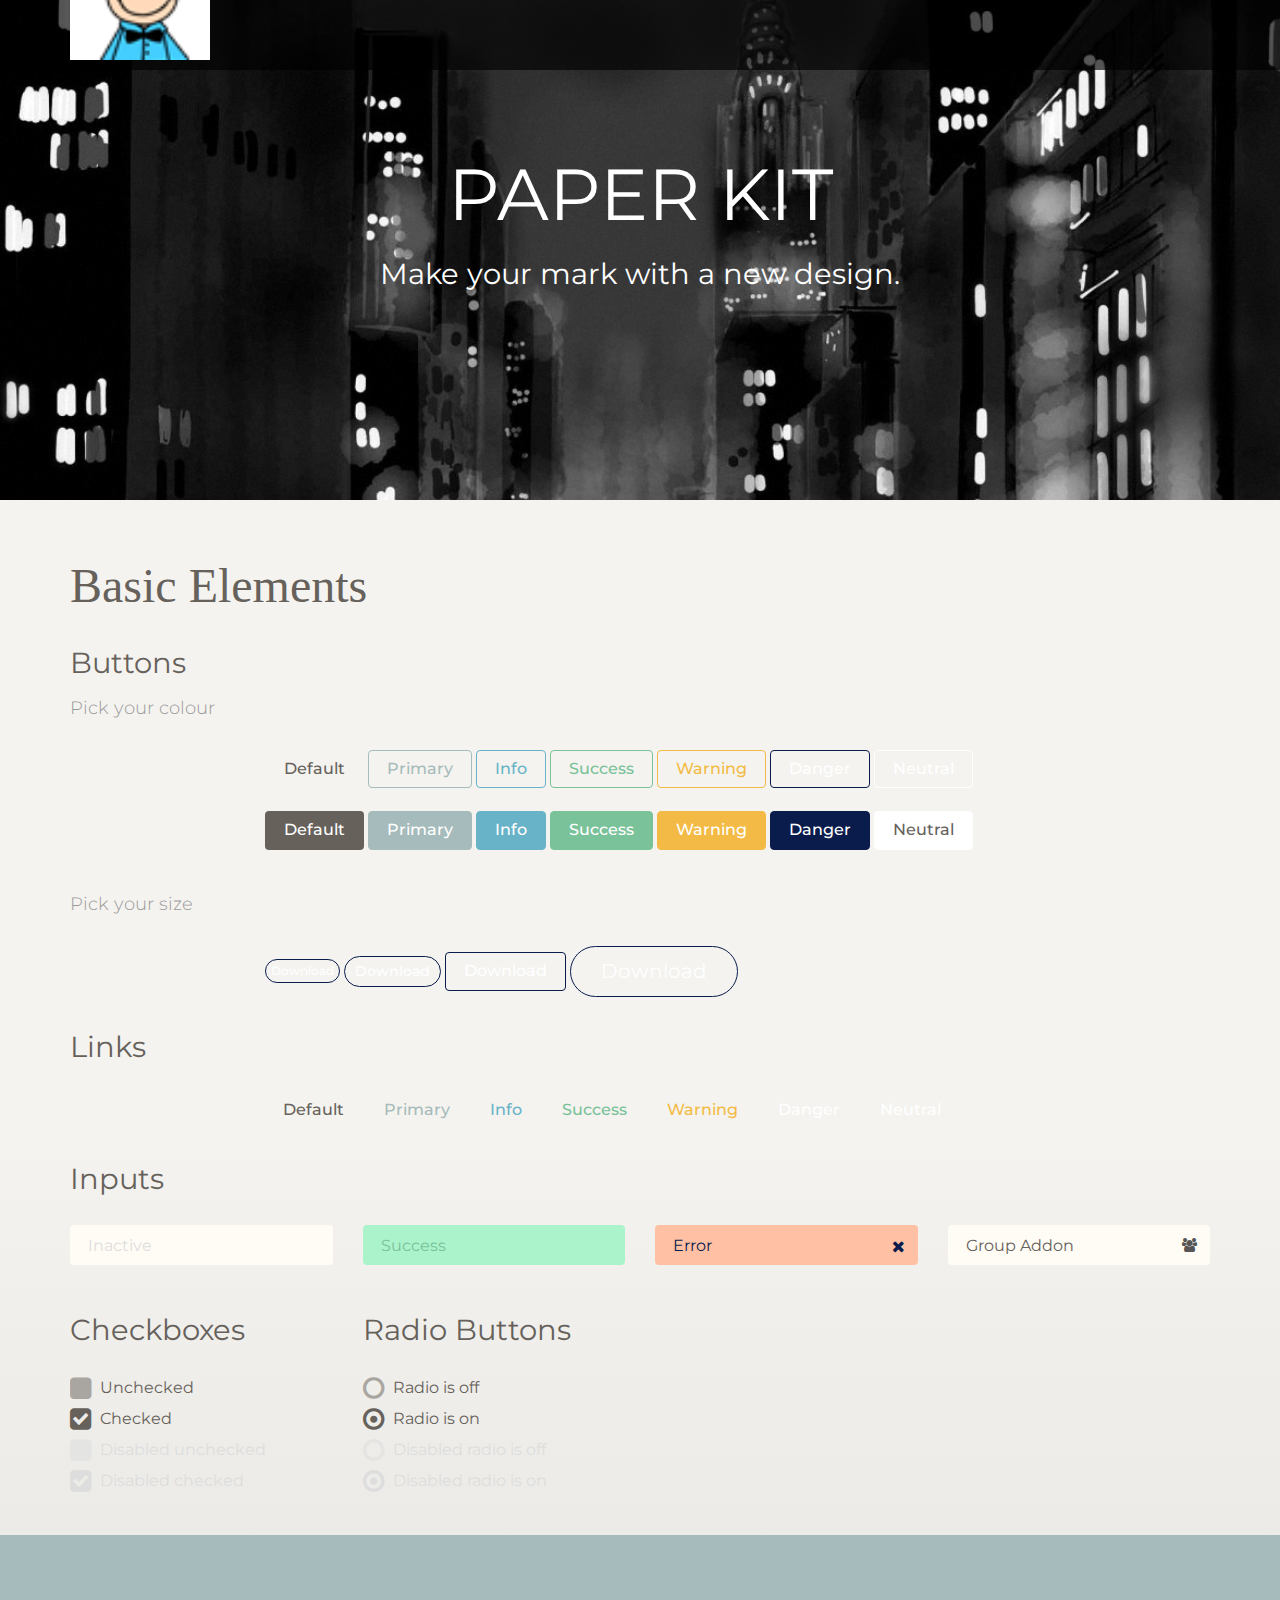
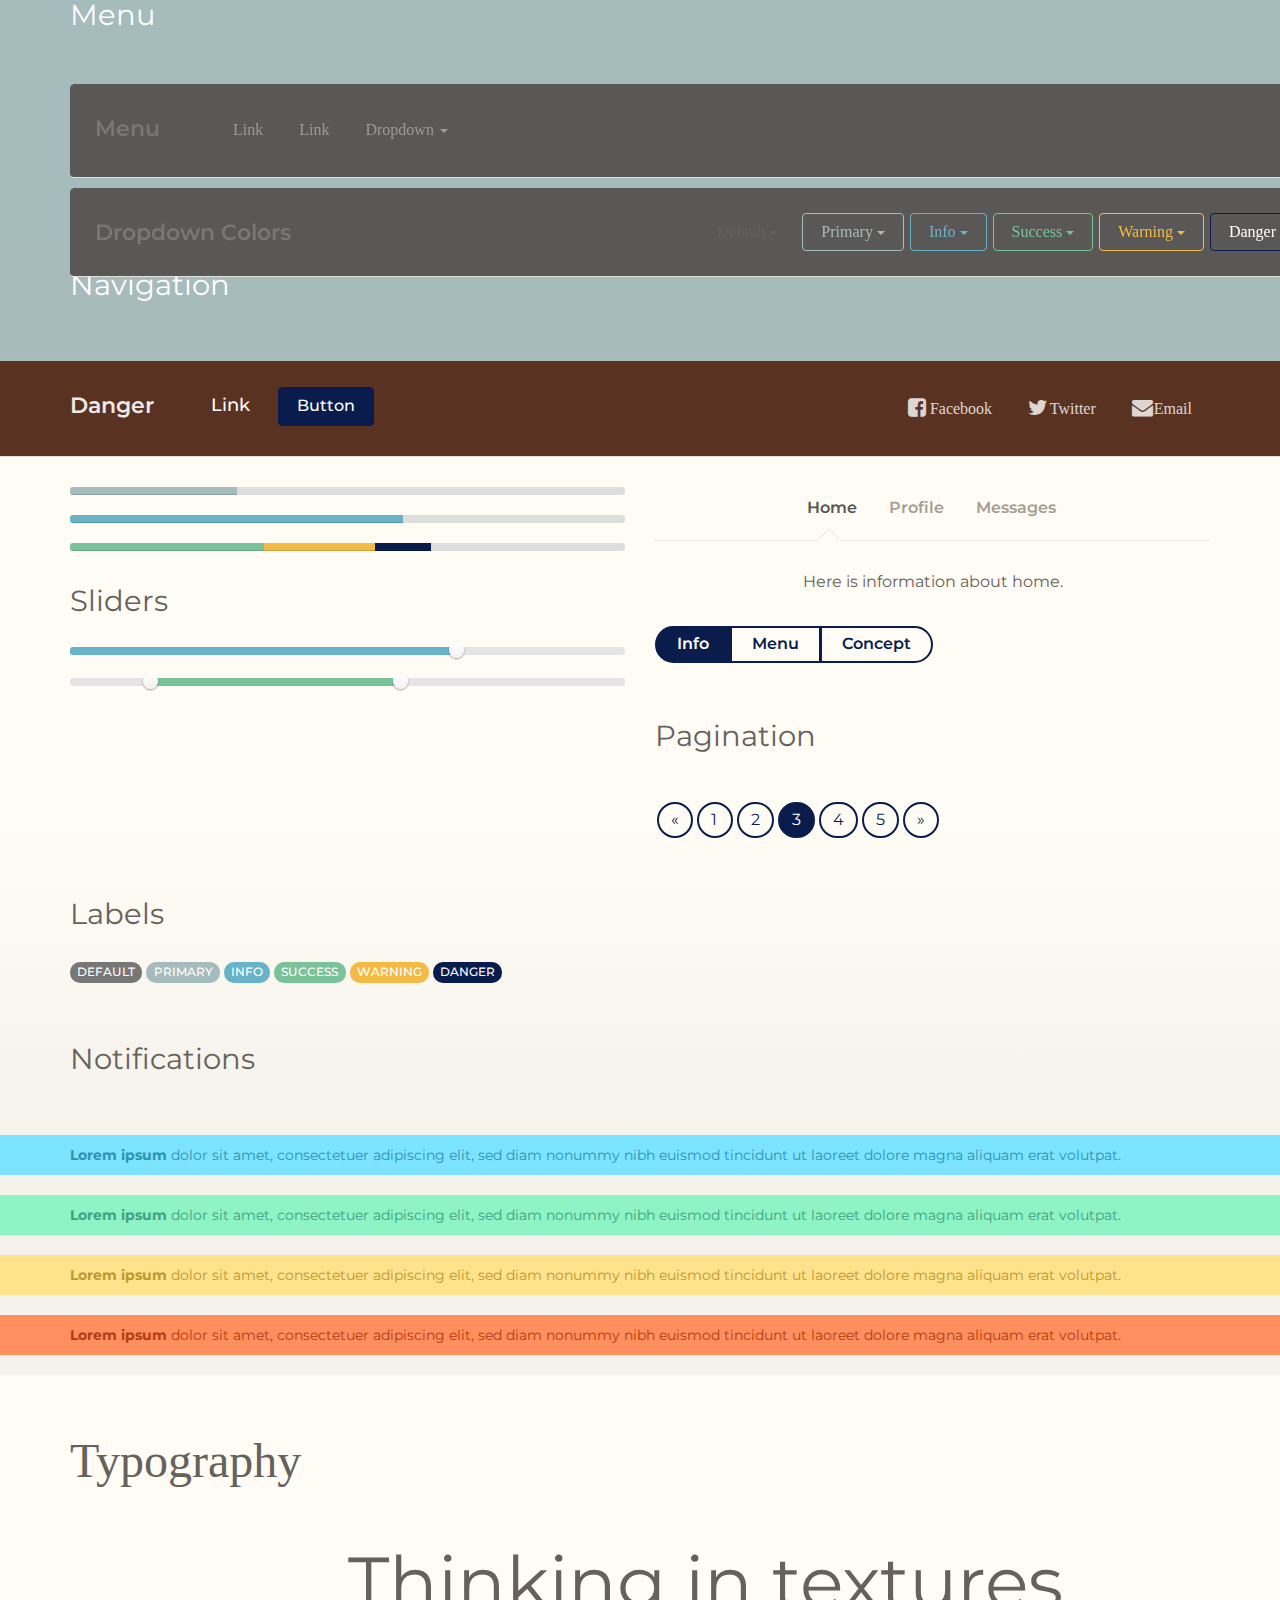
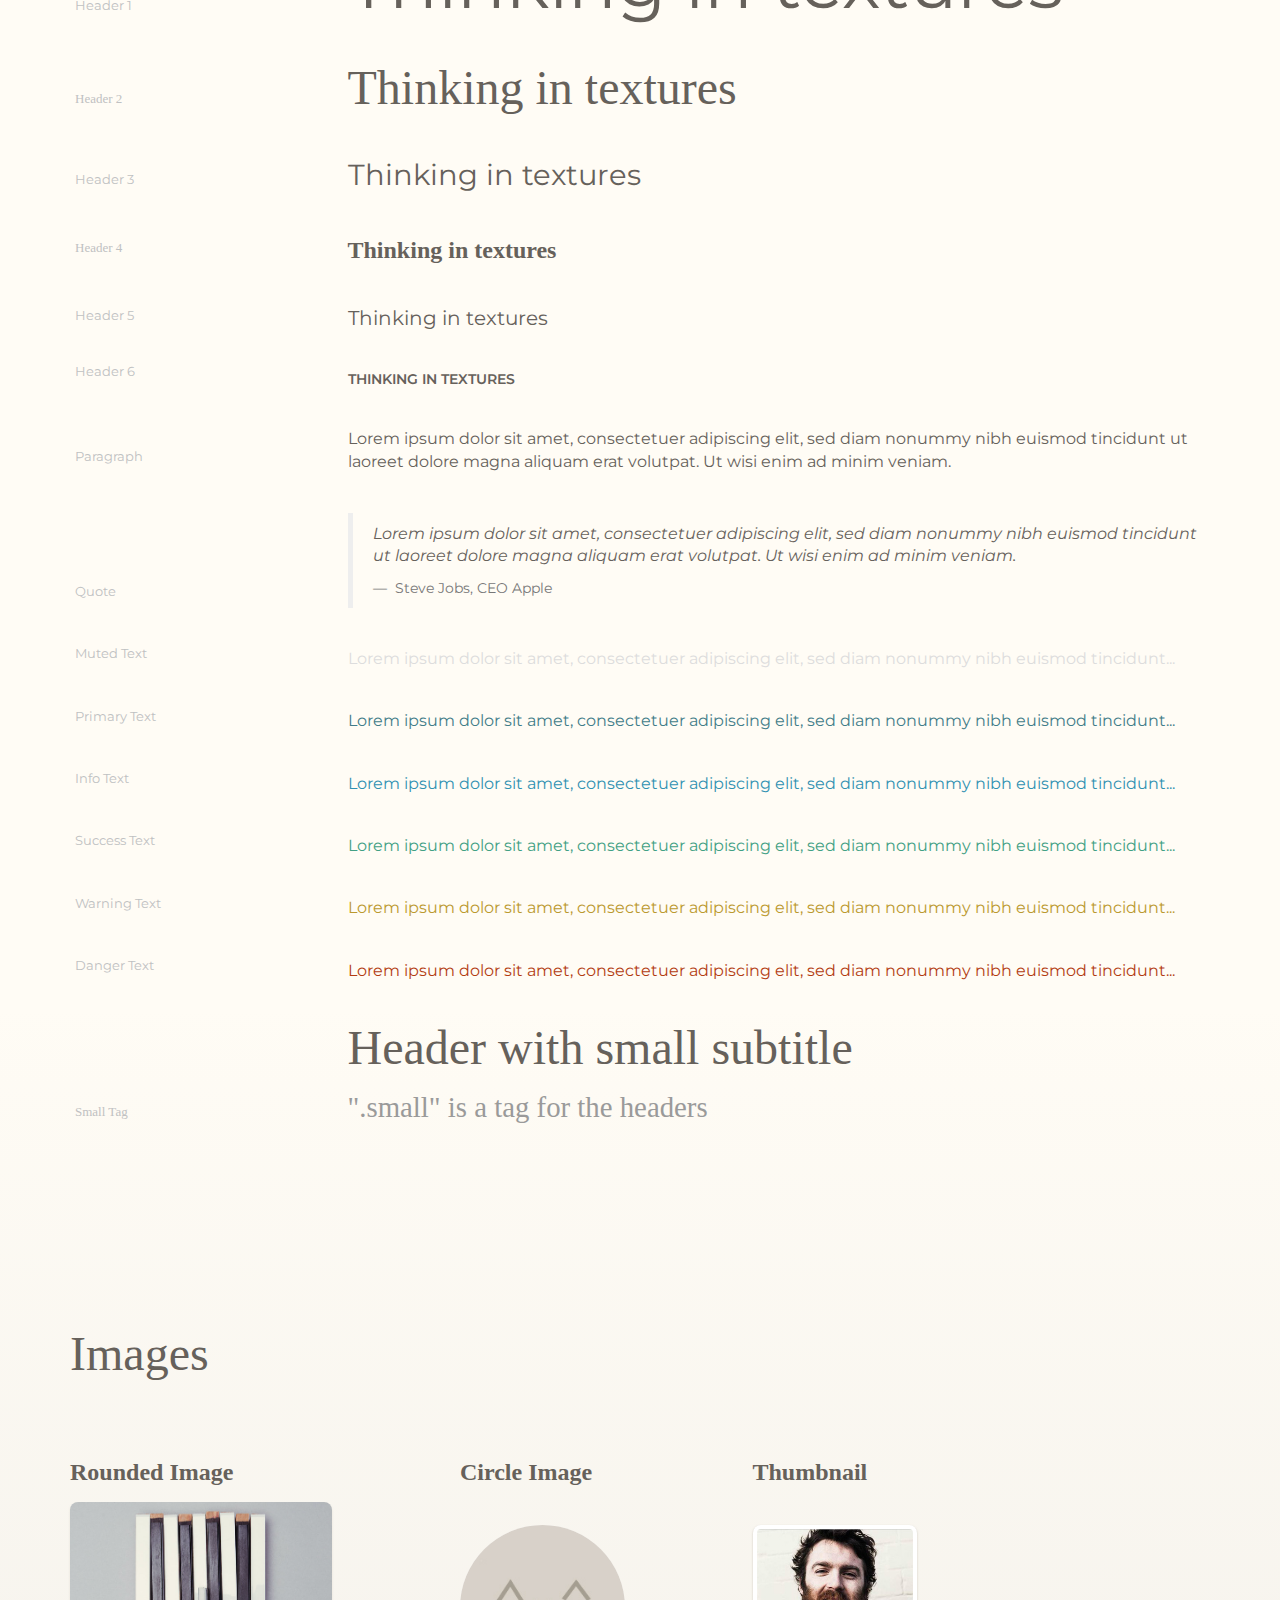
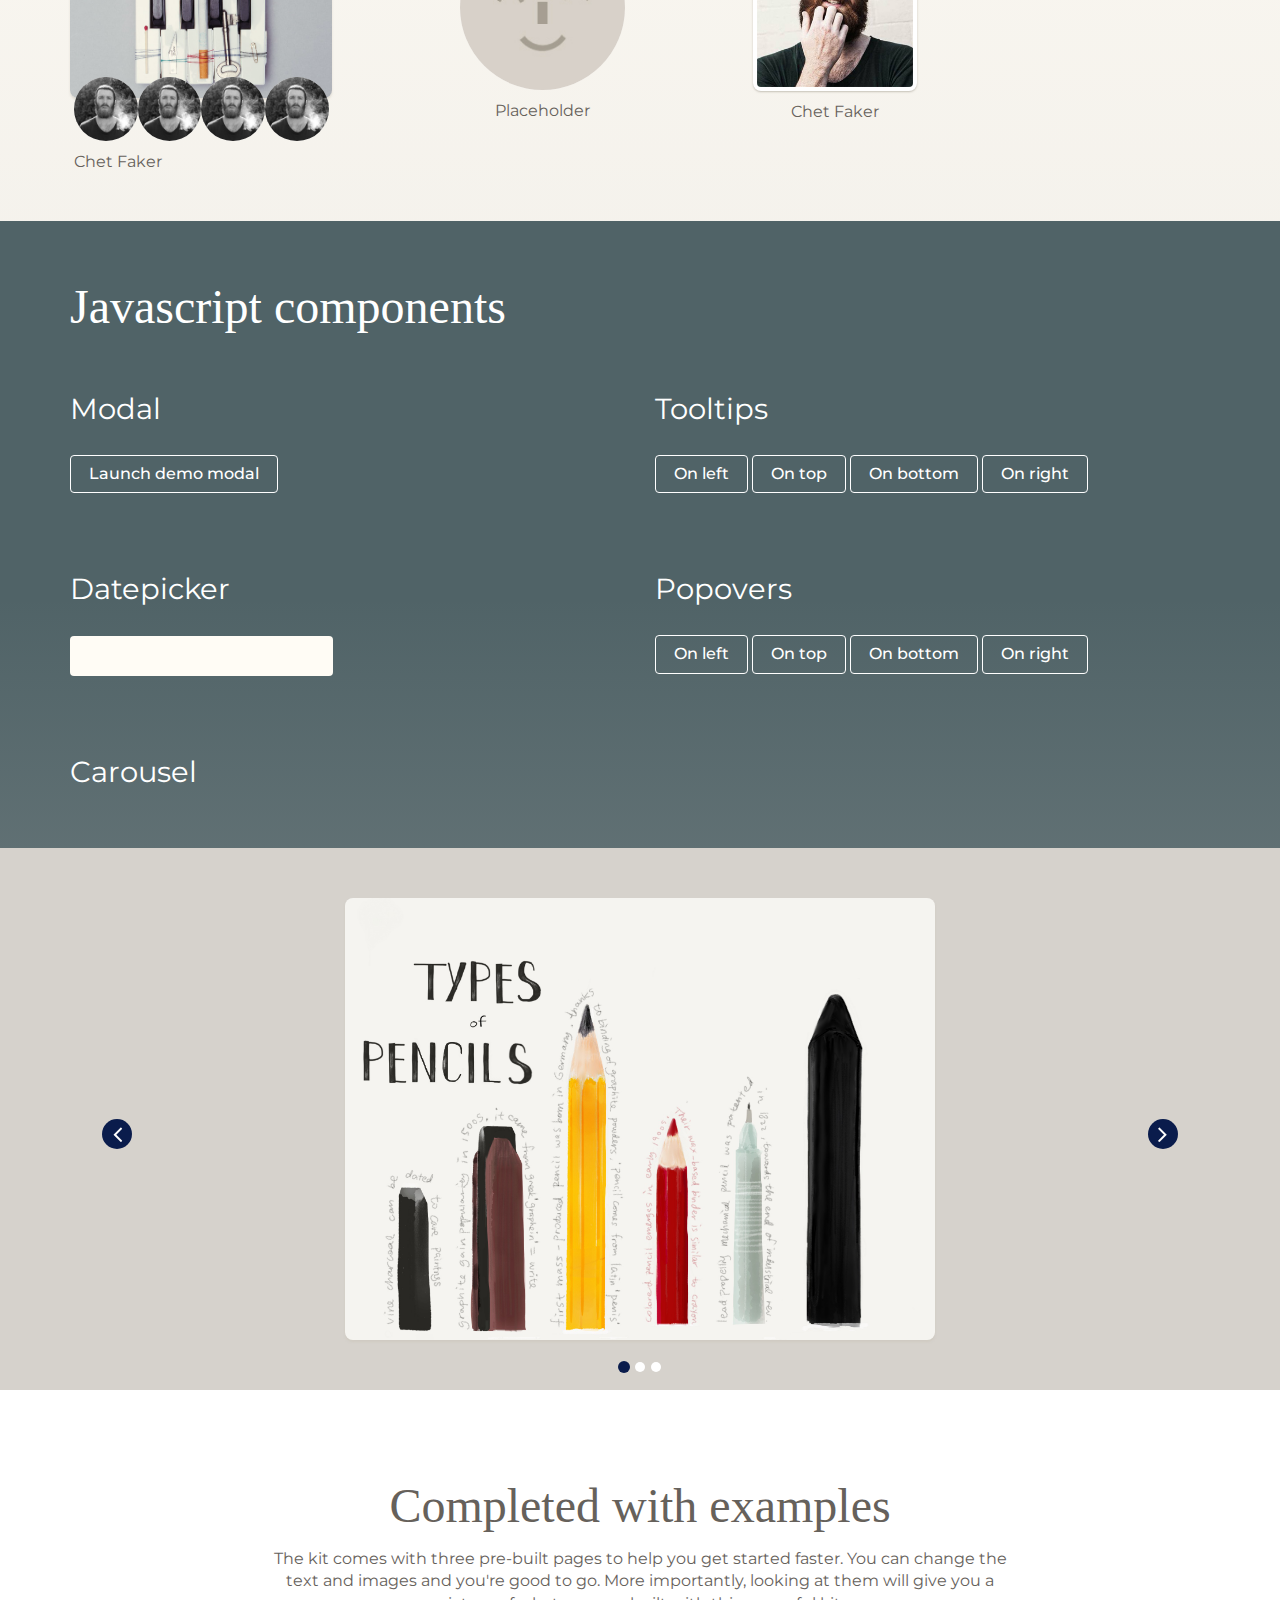
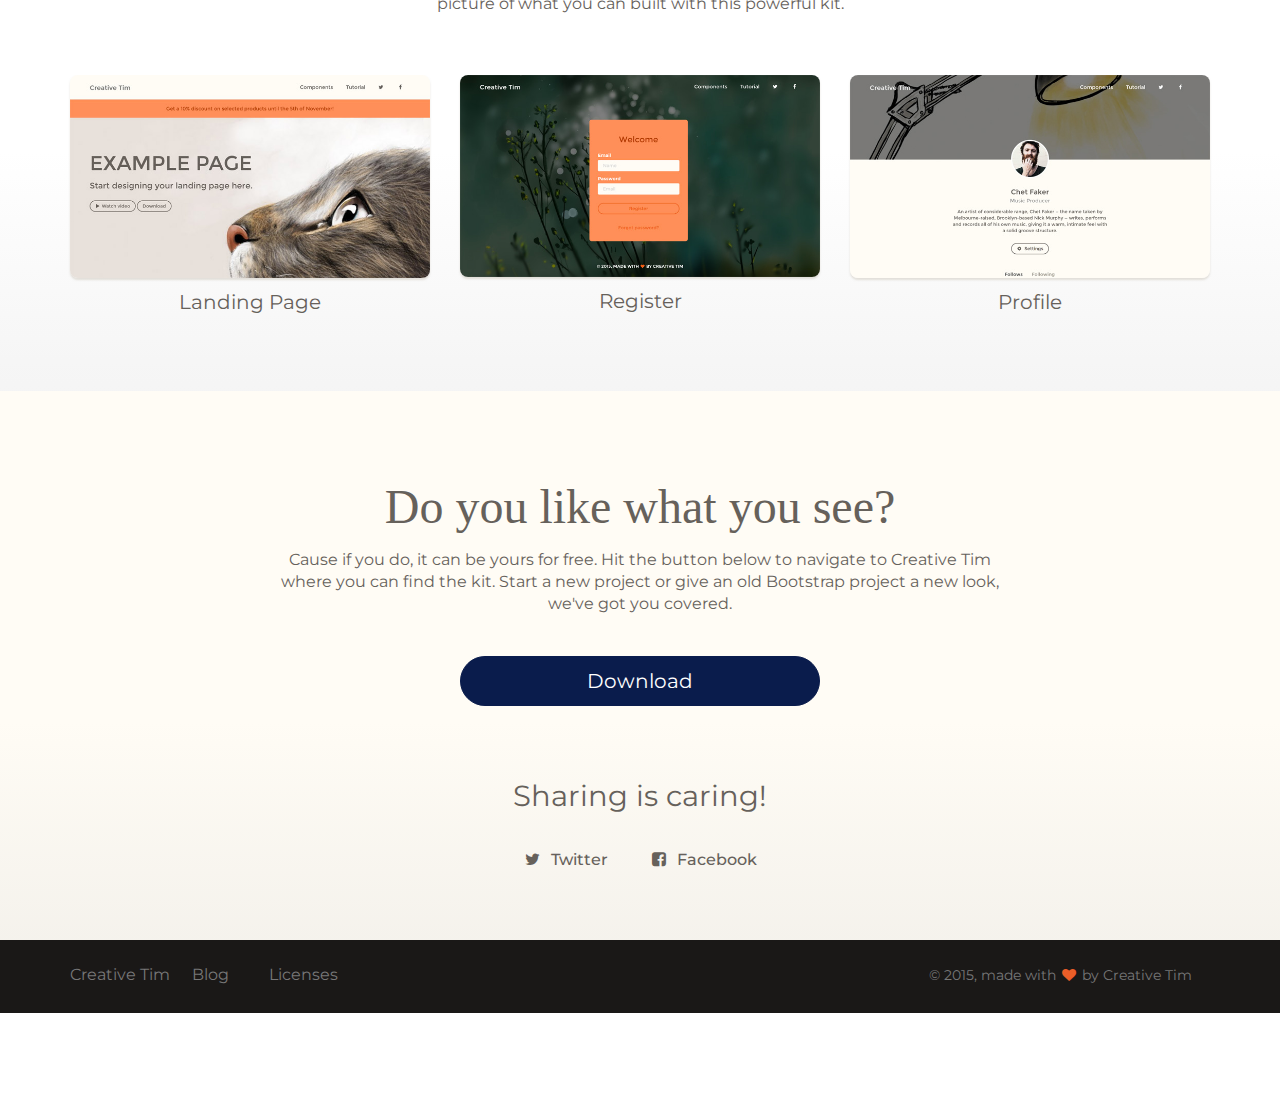
<file: index.html>
<!doctype html>
<html lang="en">
<head>
	<meta charset="utf-8" />
	<link rel="icon" type="image/png" href="assets/paper_img/favicon.ico">
	<meta http-equiv="X-UA-Compatible" content="IE=edge,chrome=1" />
	
	<title>Paper Kit by Creative Tim</title>

	<meta content='width=device-width, initial-scale=1.0, maximum-scale=1.0, user-scalable=0' name='viewport' />
    <meta name="viewport" content="width=device-width" />
    
    <link href="bootstrap3/css/bootstrap.css" rel="stylesheet" />
    <link href="assets/css/ct-paper.css" rel="stylesheet"/>
    <link href="assets/css/demo.css" rel="stylesheet" /> 
        
    <!--     Fonts and icons     -->
    <link href="http://maxcdn.bootstrapcdn.com/font-awesome/4.2.0/css/font-awesome.min.css" rel="stylesheet">
    <link href='http://fonts.googleapis.com/css?family=Montserrat' rel='stylesheet' type='text/css'>
    <link href='http://fonts.googleapis.com/css?family=Open+Sans:400,300' rel='stylesheet' type='text/css'>
      
</head>
<body>
<nav class="navbar navbar-ct-transparent" role="navigation-demo" id="demo-navbar">
  <div class="container">
    <!-- Brand and toggle get grouped for better mobile display -->
    <div class="navbar-header">
      <button type="button" class="navbar-toggle" data-toggle="collapse" data-target="#navigation-example-2">
        <span class="sr-only">Toggle navigation</span>
        <span class="icon-bar"></span>
        <span class="icon-bar"></span>
        <span class="icon-bar"></span>
      </button>
      <a href="http://www.creative-tim.com">
           <div class="logo-container">
                <div class="logo">
                    <img src="assets/paper_img/new_logo.png" alt="Creative Tim Logo">
                </div>
                <div class="brand">
                    Creative Tim
                </div>
            </div>
      </a>
    </div>

<!-- Collect the nav links, forms, and other content for toggling -->
    <div class="collapse navbar-collapse" id="navigation-example-2">
      <ul class="nav navbar-nav navbar-right">
          <li>
            <a href="components.html" class="btn btn-danger btn-simple">Components</a>
          </li>
          <li>
            <a href="tutorial.html" class="btn btn-danger btn-simple">Tutorial</a>
          </li>
          <li>
            <a href="http://www.creative-tim.com/product/paper-kit" target="_blank" class="btn btn-danger btn-fill">Download</a>
          </li>
       </ul>
    </div><!-- /.navbar-collapse -->
  </div><!-- /.container-->
</nav>         


<div class="wrapper">
    <div class="demo-header demo-header-image">
            <div class="motto">
                <h1 class="title-uppercase">Paper Kit</h1>
                <h3>Make your mark with a new design.</h3>
            </div>
    </div>
    
    <div class="main">
        <div class="section">
         <div class="container tim-container">
            <div class="tim-title">
                <h2>Basic Elements</h2>
            </div>
            
            <div id="buttons">
                    <div class="tim-title">
                        <h3>Buttons <br />
                            <small> Pick your colour </small>
                        </h3>
                    </div>
                    <div class="row">
                        <div class="col-md-8 col-md-offset-2">
                            <button href="#fakelink" class="btn">Default</button>
                            <button href="#fakelink" class="btn btn-primary">Primary</button>
                            <button href="#fakelink" class="btn btn-info">Info</button>
                            <button href="#fakelink" class="btn btn-success">Success</button>
                            <button href="#fakelink" class="btn btn-warning">Warning</button>
                            <button href="#fakelink" class="btn btn-danger">Danger</button>
                            <button href="#fakelink" class="btn btn-neutral">Neutral</button>
                        </div>
                    </div>
                    <br />
                    <div class="row">
                        <div class="col-md-8 col-md-offset-2">
                            <button href="#fakelink" class="btn btn-fill">Default</button>
                            <button href="#fakelink" class="btn btn-fill btn-primary">Primary</button>
                            <button href="#fakelink" class="btn btn-fill btn-info">Info</button>
                            <button href="#fakelink" class="btn btn-fill btn-success">Success</button>
                            <button href="#fakelink" class="btn btn-fill btn-warning">Warning</button>
                            <button href="#fakelink" class="btn btn-fill btn-danger">Danger</button>
                            <button href="#fakelink" class="btn btn-fill btn-neutral">Neutral</button>
                        </div>
                    </div>
                    <div class="tim-title">
                        <h3><small>Pick your size</small></h3>
                    </div>
                    <div class="row">
                        <div class="col-md-8 col-md-offset-2">
                            <button href="#fakelink" class="btn btn-danger btn-xs">Download</button>
                            <button href="#fakelink" class="btn btn-danger btn-sm">Download</button>
                            <button href="#fakelink" class="btn btn-danger">Download</button>
                            <button href="#fakelink" class="btn btn-danger btn-lg">Download</button>
                        </div>
                    </div>
                    <div class="tim-title">
                        <h3>Links</h3>
                    </div>
                    <div class="row">
                        <div class="col-md-8 col-md-offset-2">
                            <button href="#fakelink" class="btn btn-simple">Default</button>
                            <button href="#fakelink" class="btn btn-simple btn-primary">Primary</button>
                            <button href="#fakelink" class="btn btn-simple btn-info">Info</button>
                            <button href="#fakelink" class="btn btn-simple btn-success">Success</button>
                            <button href="#fakelink" class="btn btn-simple btn-warning">Warning</button>
                            <button href="#fakelink" class="btn btn-simple btn-danger">Danger</button>
                            <button href="#fakelink" class="btn btn-simple btn-neutral">Neutral</button>
                        </div>
                    </div>              
            </div>
        <!-- end buttons div -->
        
            <div id="inputs">
                <div class="tim-title">
                    <h3>Inputs</h3>
                </div>
                
                 <div class="row">
                        <div class="col-sm-3">
                    	<div class="form-group">
            	        	<input type="text" value="" placeholder="Inactive" class="form-control" />
                    	</div>          
                    </div>
                    <div class="col-sm-3">
                      <div class="form-group has-success">
                        <input type="text" value="Success" class="form-control" />
                      </div>
                    </div>
                    
                    <div class="col-sm-3">
                      <div class="form-group has-error has-feedback">
                        <input type="text" value="Error" class="form-control" />
                        <span class="fa fa-times form-control-feedback"></span>
                      </div>
                    </div>
        
                    <div class="col-sm-3">
                    	<div class="input-group">
                    	<!-- 	   Since the css properties cannot check the previous sibling of an element and for the design consistency we recommend to use the "input-group-addon" after the "form-control" like in this example -->
                          <input type="text" value="Group Addon" class="form-control">
                          <span class="input-group-addon"><i class="fa fa-group"></i></span>
                        </div>       
                    </div>
                  </div> <!-- end row -->

                <div class="row">
                    <div class="col-sm-3">
                        <div class="tim-title">
                            <h3>Checkboxes</h3>
                        </div>
                        
                          <label class="checkbox" for="checkbox1">
                            <input type="checkbox" value="" id="checkbox1" data-toggle="checkbox">
                            Unchecked
                          </label>
                          <label class="checkbox" for="checkbox2">
                            <input type="checkbox" value="" id="checkbox2" data-toggle="checkbox" checked>
                            Checked
                          </label>
                          <label class="checkbox" for="checkbox3">
                            <input type="checkbox" value="" id="checkbox3" data-toggle="checkbox" disabled>
                            Disabled unchecked
                          </label>
                          <label class="checkbox" for="checkbox4">
                            <input type="checkbox" value="" id="checkbox4" data-toggle="checkbox" disabled checked>
                            Disabled checked
                          </label>
                    </div>
                    
                    <div class="col-sm-3">
                        <div class="tim-title">
                            <h3>Radio Buttons</h3>
                        </div>
                        
                           <label class="radio">
                            <input type="radio" name="optionsRadios" data-toggle="radio" id="optionsRadios1" value="option1">
                            <i></i>Radio is off
                          </label>
                          <label class="radio">
                            <input type="radio" name="optionsRadios" data-toggle="radio" id="optionsRadios2" value="option1" checked>
                            <i></i>Radio is on
                          </label>
                
                          <label class="radio">
                            <input type="radio" name="optionsRadiosDisabled" data-toggle="radio" id="optionsRadios3" value="option2" disabled>
                            <i></i>Disabled radio is off
                          </label>
                          <label class="radio">
                            <input type="radio" name="optionsRadiosDisabled" data-toggle="radio" id="optionsRadios4" value="option2" checked disabled>
                            <i></i>Disabled radio is on
                          </label>
                        
                    </div>      
                </div><!--  end row -->
        
            </div><!--  end inputs -->
            
         </div>
        </div>
    </div>
    
    <div class="section section-light-blue">
            <div class="container">
                <div id="menu-dropdown">
                <div class="row">
                    <div class="col-md-6">
                        <div class="tim-title">
                            <h3>Menu</h3>
                        </div>
                        <br>
                    
                        <div id="navbar">
                            <nav class="navbar navbar-default">
                              <div class="container-fluid">
                                <!-- Brand and toggle get grouped for better mobile display -->
                                <div class="navbar-header">
                                  <button type="button" class="navbar-toggle" data-toggle="collapse" data-target="#bs-example-navbar-collapse-1">
                                    <span class="sr-only">Toggle navigation</span>
                                    <span class="icon-bar"></span>
                                    <span class="icon-bar"></span>
                                    <span class="icon-bar"></span>
                                  </button>
                                  <a class="navbar-brand" href="#">Menu</a>
                                </div>
                            
                                <!-- Collect the nav links, forms, and other content for toggling -->
                                <div class="collapse navbar-collapse" id="bs-example-navbar-collapse-1">
                                  <ul class="nav navbar-nav">
                                    <li class="active"><a href="#">Link</a></li>
                                    <li><a href="#">Link</a></li>
                                    <li class="dropdown">
                                      <a href="#" class="dropdown-toggle" data-toggle="dropdown">Dropdown <b class="caret"></b></a>
<!--                                  You can add classes for different colours on the next element -->
                                      <ul class="dropdown-menu dropdown-menu-right">
                                        <li class="dropdown-header">Dropdown header</li>
                                        <li><a href="#">Action</a></li>
                                        <li><a href="#">Another action</a></li>
                                        <li><a href="#">Something else here</a></li>
                                        <li class="divider"></li>
                                        <li><a href="#">Separated link</a></li>
                                        <li class="divider"></li>
                                        <li><a href="#">One more separated link</a></li>
                                      </ul>
                                    </li>
                                  </ul>
                                </div><!-- /.navbar-collapse -->
                              </div><!-- /.container-fluid -->
                            </nav>
                        
                        </div><!--  end navbar -->

                    </div>
                    <div class="col-md-6">
                    </div>
                </div> <!-- end row -->
                
                <div class="tim-title">
                    <h3>Dropdown</h3>
                    <br />
                        <div id="navbar-dropdown">
                            <nav class="navbar navbar-default">
                              <div class="container-fluid">
                                <!-- Brand and toggle get grouped for better mobile display -->
                                <div class="navbar-header">
                                  <button type="button" class="navbar-toggle" data-toggle="collapse" data-target="#bs-example-navbar-collapse-1">
                                    <span class="sr-only">Toggle navigation</span>
                                    <span class="icon-bar"></span>
                                    <span class="icon-bar"></span>
                                    <span class="icon-bar"></span>
                                  </button>
                                  <a class="navbar-brand" href="#">Dropdown Colors</a>
                                </div>
                            
                                <!-- Collect the nav links, forms, and other content for toggling -->
                                <div class="collapse navbar-collapse" id="bs-example-navbar-collapse-1">
                                  <ul class="nav navbar-nav pull-right">
<!--                                       default dropdown -->
                                    <li class="dropdown">
                                      <buttonn href="#" class="dropdown-toggle btn" data-toggle="dropdown">Default <b class="caret"></b></button>
<!--                                  You can add classes for different colours on the next element -->
                                      <ul class="dropdown-menu dropdown-menu-right">
                                        <li class="dropdown-header">Dropdown header</li>
                                        <li><a href="#">Action</a></li>
                                        <li><a href="#">Another action</a></li>
                                        <li><a href="#">Something else here</a></li>
                                        <li class="divider"></li>
                                        <li><a href="#">Separated link</a></li>
                                        <li class="divider"></li>
                                        <li><a href="#">One more separated link</a></li>
                                      </ul>
                                    </li>
<!--                                       primary dropdown -->
                                    <li class="dropdown">
                                      <button href="#" class="dropdown-toggle btn btn-primary" data-toggle="dropdown">Primary <b class="caret"></b></button>
<!--                                  You can add classes for different colours on the next element -->
                                      <ul class="dropdown-menu dropdown-primary dropdown-menu-right">
                                        <li class="dropdown-header">Dropdown header</li>
                                        <li><a href="#">Action</a></li>
                                        <li><a href="#">Another action</a></li>
                                        <li><a href="#">Something else here</a></li>
                                        <li class="divider"></li>
                                        <li><a href="#">Separated link</a></li>
                                        <li class="divider"></li>
                                        <li><a href="#">One more separated link</a></li>
                                      </ul>
                                    </li>
<!--                                       info dropdown -->
                                    <li class="dropdown">
                                      <button href="#" class="dropdown-toggle btn btn-info" data-toggle="dropdown">Info <b class="caret"></b></button>
<!--                                  You can add classes for different colours on the next element -->
                                      <ul class="dropdown-menu dropdown-info dropdown-menu-right">
                                        <li class="dropdown-header">Dropdown header</li>
                                        <li><a href="#">Action</a></li>
                                        <li><a href="#">Another action</a></li>
                                        <li><a href="#">Something else here</a></li>
                                        <li class="divider"></li>
                                        <li><a href="#">Separated link</a></li>
                                        <li class="divider"></li>
                                        <li><a href="#">One more separated link</a></li>
                                      </ul>
                                    </li>
<!--                                       success dropdown -->
                                    <li class="dropdown">
                                      <button href="#" class="dropdown-toggle btn btn-success" data-toggle="dropdown">Success <b class="caret"></b></button>
<!--                                  You can add classes for different colours on the next element -->
                                      <ul class="dropdown-menu dropdown-success dropdown-menu-right">
                                        <li class="dropdown-header">Dropdown header</li>
                                        <li><a href="#">Action</a></li>
                                        <li><a href="#">Another action</a></li>
                                        <li><a href="#">Something else here</a></li>
                                        <li class="divider"></li>
                                        <li><a href="#">Separated link</a></li>
                                        <li class="divider"></li>
                                        <li><a href="#">One more separated link</a></li>
                                      </ul>
                                    </li>
<!--                                       warning dropdown -->
                                    <li class="dropdown">
                                      <button href="#" class="dropdown-toggle btn btn-warning" data-toggle="dropdown">Warning <b class="caret"></b></button>
<!--                                  You can add classes for different colours on the next element -->
                                      <ul class="dropdown-menu dropdown-warning dropdown-menu-right">
                                        <li class="dropdown-header">Dropdown header</li>
                                        <li><a href="#">Action</a></li>
                                        <li><a href="#">Another action</a></li>
                                        <li><a href="#">Something else here</a></li>
                                        <li class="divider"></li>
                                        <li><a href="#">Separated link</a></li>
                                        <li class="divider"></li>
                                        <li><a href="#">One more separated link</a></li>
                                      </ul>
                                    </li>
<!--                                       danger dropdown -->
                                    <li class="dropdown">
                                      <button href="#" class="dropdown-toggle btn btn-danger" data-toggle="dropdown">Danger <b class="caret"></b></button>
<!--                                  You can add classes for different colours on the next element -->
                                      <ul class="dropdown-menu dropdown-danger dropdown-menu-right">
                                        <li class="dropdown-header">Dropdown header</li>
                                        <li><a href="#">Action</a></li>
                                        <li><a href="#">Another action</a></li>
                                        <li><a href="#">Something else here</a></li>
                                        <li class="divider"></li>
                                        <li><a href="#">Separated link</a></li>
                                        <li class="divider"></li>
                                        <li><a href="#">One more separated link</a></li>
                                      </ul>
                                    </li>                                    
                                    
                                  </ul>
                                </div><!-- /.navbar-collapse -->
                              </div><!-- /.container-fluid -->
                            </nav>
                        
                        </div><!--  end navbar -->
                </div>
                <br />
                <div class="tim-title">
                    <h3>Navigation</h3>
                </div>
            </div> <!-- end menu-dropdown -->

            </div>                  
    </div>
</div>
    <div id="navbar-full">
        <div id="navbar">
            <div class="navigation-example">
<!--                 transparent navbar -->
                <nav class="navbar navbar-ct-transparent" role="navigation-demo">
                  <div class="container">
                    <!-- Brand and toggle get grouped for better mobile display -->
                    <div class="navbar-header">
                      <button type="button" class="navbar-toggle" data-toggle="collapse" data-target="#navigation-example-2">
                        <span class="sr-only">Toggle navigation</span>
                        <span class="icon-bar"></span>
                        <span class="icon-bar"></span>
                        <span class="icon-bar"></span>
                      </button>
                      <a class="navbar-brand" href="#">Transparent</a>
                    </div>
                
                <!-- Collect the nav links, forms, and other content for toggling -->
                    <div class="collapse navbar-collapse" id="navigation-example-2">
                      <ul class="nav navbar-nav navbar-right">
                            <li>
                                <a href="#">
                                    <i class="fa fa-facebook-square"></i>
                                    Facebook
                                </a>
                            </li>
                            <li>
                                <a href="#">
                                    <i class="fa fa-twitter"></i>
                                    Twitter
                                </a>
                            </li>
                            <li>
                                <a href="#">
                                    <i class="fa fa-envelope"></i> 
                                    Email
                                </a>
                            </li>
                       </ul>
                    </div><!-- /.navbar-collapse -->
                  </div><!-- /.container-->
                </nav> 
                     
<!--                  default navbar -->
                <nav class="navbar navbar-default" role="navigation-demo">
                  <div class="container">
                    <!-- Brand and toggle get grouped for better mobile display -->
                    <div class="navbar-header">
                      <button type="button" class="navbar-toggle" data-toggle="collapse" data-target="#navigation-example-2">
                        <span class="sr-only">Toggle navigation</span>
                        <span class="icon-bar"></span>
                        <span class="icon-bar"></span>
                        <span class="icon-bar"></span>
                      </button>
                      <a class="navbar-brand" href="#">Default</a>
                    </div>
                
                <!-- Collect the nav links, forms, and other content for toggling -->
                    <div class="collapse navbar-collapse" id="navigation-example-2">
                      <ul class="nav navbar-nav">
                        <li>
                            <a href="#" class="btn btn-simple">Link</a>
                        </li>
                        <li>
                            <a href="#" target="_blank" class="btn btn-fill">Button</a>
                        </li>
                      </ul>
                      <ul class="nav navbar-nav navbar-right">
                            <li>
                                <a href="#">
                                    <i class="fa fa-facebook-square"></i>
                                    Facebook
                                </a>
                            </li>
                            <li>
                                <a href="#">
                                    <i class="fa fa-twitter"></i>
                                    Twitter
                                </a>
                            </li>
                            <li>
                                <a href="#">
                                    <i class="fa fa-envelope"></i> 
                                    Email
                                </a>
                            </li>
                       </ul>
                    </div><!-- /.navbar-collapse -->
                  </div><!-- /.container-->
                </nav>         
   
<!--                  primary navbar -->
                <nav class="navbar navbar-ct-primary" role="navigation-demo">
                  <div class="container">
                    <!-- Brand and toggle get grouped for better mobile display -->
                    <div class="navbar-header">
                      <button type="button" class="navbar-toggle" data-toggle="collapse" data-target="#navigation-example-2">
                        <span class="sr-only">Toggle navigation</span>
                        <span class="icon-bar"></span>
                        <span class="icon-bar"></span>
                        <span class="icon-bar"></span>
                      </button>
                      <a class="navbar-brand" href="#">Primary</a>
                    </div>
                
                <!-- Collect the nav links, forms, and other content for toggling -->
                    <div class="collapse navbar-collapse" id="navigation-example-2">
                    <ul class="nav navbar-nav">
                        <a href="#" class="btn btn-primary btn-simple">Link</a>
                        <a href="#" target="_blank" class="btn btn-primary btn-fill">Button</a>

                    </ul>
                      <ul class="nav navbar-nav navbar-right">
                            <li>
                                <a href="#">
                                    <i class="fa fa-facebook-square"></i>
                                    Facebook
                                </a>
                            </li>
                            <li>
                                <a href="#">
                                    <i class="fa fa-twitter"></i>
                                    Twitter
                                </a>
                            </li>
                            <li>
                                <a href="#">
                                    <i class="fa fa-envelope"></i> 
                                    Email
                                </a>
                            </li>
                       </ul>
                    </div><!-- /.navbar-collapse -->
                  </div><!-- /.container-->
                </nav>         

<!--                     info navbar -->
                <nav class="navbar navbar-ct-info" role="navigation-demo">
                  <div class="container">
                    <!-- Brand and toggle get grouped for better mobile display -->
                    <div class="navbar-header">
                      <button type="button" class="navbar-toggle" data-toggle="collapse" data-target="#navigation-example-2">
                        <span class="sr-only">Toggle navigation</span>
                        <span class="icon-bar"></span>
                        <span class="icon-bar"></span>
                        <span class="icon-bar"></span>
                      </button>
                      <a class="navbar-brand" href="#">Info</a>
                    </div>
                
                <!-- Collect the nav links, forms, and other content for toggling -->
                    <div class="collapse navbar-collapse" id="navigation-example-2">
                    <ul class="nav navbar-nav">
                        <a href="#" class="btn btn-info btn-simple">Link</a>
                        <a href="#" target="_blank" class="btn btn-info btn-fill">Button</a>
                      </ul>
                      <ul class="nav navbar-nav navbar-right">
                            <li>
                                <a href="#">
                                    <i class="fa fa-facebook-square"></i>
                                    Facebook
                                </a>
                            </li>
                            <li>
                                <a href="#">
                                    <i class="fa fa-twitter"></i>
                                    Twitter
                                </a>
                            </li>
                            <li>
                                <a href="#">
                                    <i class="fa fa-envelope"></i> 
                                    Email
                                </a>
                            </li>
                       </ul>
                    </div><!-- /.navbar-collapse -->
                  </div><!-- /.container-->
                </nav>         

<!--                     success navbar -->
                <nav class="navbar navbar-ct-success" role="navigation-demo">
                  <div class="container">
                    <!-- Brand and toggle get grouped for better mobile display -->
                    <div class="navbar-header">
                      <button type="button" class="navbar-toggle" data-toggle="collapse" data-target="#navigation-example-2">
                        <span class="sr-only">Toggle navigation</span>
                        <span class="icon-bar"></span>
                        <span class="icon-bar"></span>
                        <span class="icon-bar"></span>
                      </button>
                      <a class="navbar-brand" href="#">Success</a>
                    </div>
                
                <!-- Collect the nav links, forms, and other content for toggling -->
                    <div class="collapse navbar-collapse" id="navigation-example-2">
                    <ul class="nav navbar-nav">
                        <a href="#" class="btn btn-success btn-simple">Link</a>
                        <a href="#" target="_blank" class="btn btn-success btn-fill">Button</a>
                      </ul>
                      <ul class="nav navbar-nav navbar-right">
                            <li>
                                <a href="#">
                                    <i class="fa fa-facebook-square"></i>
                                    Facebook
                                </a>
                            </li>
                            <li>
                                <a href="#">
                                    <i class="fa fa-twitter"></i>
                                    Twitter
                                </a>
                            </li>
                            <li>
                                <a href="#">
                                    <i class="fa fa-envelope"></i> 
                                    Email
                                </a>
                            </li>
                       </ul>
                    </div><!-- /.navbar-collapse -->
                  </div><!-- /.container-->
                </nav>         

<!--                     warning navbar -->
                <nav class="navbar navbar-ct-warning" role="navigation-demo">
                  <div class="container">
                    <!-- Brand and toggle get grouped for better mobile display -->
                    <div class="navbar-header">
                      <button type="button" class="navbar-toggle" data-toggle="collapse" data-target="#navigation-example-2">
                        <span class="sr-only">Toggle navigation</span>
                        <span class="icon-bar"></span>
                        <span class="icon-bar"></span>
                        <span class="icon-bar"></span>
                      </button>
                      <a class="navbar-brand" href="#">Warning</a>
                    </div>
                
                <!-- Collect the nav links, forms, and other content for toggling -->
                    <div class="collapse navbar-collapse" id="navigation-example-2">
                    <ul class="nav navbar-nav">
                        <a href="#" class="btn btn-warning btn-simple">Link</a>
                        <a href="#" target="_blank" class="btn btn-warning btn-fill">Button</a>
                      </ul>
                      <ul class="nav navbar-nav navbar-right">
                            <li>
                                <a href="#">
                                    <i class="fa fa-facebook-square"></i>
                                    Facebook
                                </a>
                            </li>
                            <li>
                                <a href="#">
                                    <i class="fa fa-twitter"></i>
                                    Twitter
                                </a>
                            </li>
                            <li>
                                <a href="#">
                                    <i class="fa fa-envelope"></i> 
                                    Email
                                </a>
                            </li>
                       </ul>
                    </div><!-- /.navbar-collapse -->
                  </div><!-- /.container-->
                </nav>         

<!--                     danger navbar -->
                <nav class="navbar navbar-ct-danger" role="navigation-demo">
                  <div class="container">
                    <!-- Brand and toggle get grouped for better mobile display -->
                    <div class="navbar-header">
                      <button type="button" class="navbar-toggle" data-toggle="collapse" data-target="#navigation-example-2">
                        <span class="sr-only">Toggle navigation</span>
                        <span class="icon-bar"></span>
                        <span class="icon-bar"></span>
                        <span class="icon-bar"></span>
                      </button>
                      <a class="navbar-brand" href="#">Danger</a>
                    </div>
                
                <!-- Collect the nav links, forms, and other content for toggling -->
                    <div class="collapse navbar-collapse" id="navigation-example-2">
                    <ul class="nav navbar-nav">
                        <a href="#" class="btn btn-danger btn-simple">Link</a>
                        <a href="#" target="_blank" class="btn btn-danger btn-fill">Button</a>
                      </ul>
                      <ul class="nav navbar-nav navbar-right">
                            <li>
                                <a href="#">
                                    <i class="fa fa-facebook-square"></i>
                                    Facebook
                                </a>
                            </li>
                            <li>
                                <a href="#">
                                    <i class="fa fa-twitter"></i>
                                    Twitter
                                </a>
                            </li>
                            <li>
                                <a href="#">
                                    <i class="fa fa-envelope"></i> 
                                    Email
                                </a>
                            </li>
                       </ul>
                    </div><!-- /.navbar-collapse -->
                  </div><!-- /.container-->
                </nav>         



            </div><!--  navigation example -->
        </div> <!-- end #navbar -->
    </div> <!-- end navbar-full -->
<div class="wrapper">  
    <div class="main">
        <div class="section section-nude">
        <div class="container tim-container">
             <div id="sliders-navigation">
                <div class="row">
                    <div class="col-md-6">
                        <div class="tim-title">
                            <h3>Progress Bars</h3>
                        </div>
                        <div class="progress">
                          <div class="progress-bar" role="progressbar" aria-valuenow="60" aria-valuemin="0" aria-valuemax="100" style="width: 30%;">
                            <span class="sr-only">60% Complete</span>
                          </div>
                        </div>
                        <div class="progress">
                          <div class="progress-bar progress-bar-info" role="progressbar" aria-valuenow="60" aria-valuemin="0" aria-valuemax="100" style="width: 60%;">
                            <span class="sr-only">60% Complete</span>
                          </div>
                        </div>
                        <div class="progress">
                          <div class="progress-bar progress-bar-success" style="width: 35%">
                            <span class="sr-only">35% Complete (success)</span>
                          </div>
                          <div class="progress-bar progress-bar-warning" style="width: 20%">
                            <span class="sr-only">20% Complete (warning)</span>
                          </div>
                          <div class="progress-bar progress-bar-danger" style="width: 10%">
                            <span class="sr-only">10% Complete (danger)</span>
                          </div>
                        </div>
                        <div class="tim-title">
                            <h3>Sliders</h3>
                        </div>
                        <div id="slider-default" class="slider-info"></div>
                        <br>
                        <div id="slider-range" class="slider-success"></div>
                        
                    </div> <!-- progress bar -->
                    
                    <div class="col-md-6">
                         <div class="tim-title">
                            <h3>Navigation Menu</h3>
                        </div>    
<!--                         We added two wrappers with the classes "nav-tabs-navigation" and "nav-tabs-wrapper" so the name of the tabs can be aligned to the center of the container they're placed in -->
                        <div class="nav-tabs-navigation">
                            <div class="nav-tabs-wrapper">
                            <ul id="tabs" class="nav nav-tabs" data-tabs="tabs">
                                <li class="active"><a href="#home" data-toggle="tab">Home</a></li>
                                <li><a href="#profile" data-toggle="tab">Profile</a></li>
                                <li><a href="#messages" data-toggle="tab">Messages</a></li>
                            </ul>
                            </div>
                        </div>
                        <div id="my-tab-content" class="tab-content text-center">
                            <div class="tab-pane active" id="home">
                                <p>Here is information about home.</p>
                            </div>
                            <div class="tab-pane" id="profile">
                                <p>Here is your profile.</p>
                            </div>
                            <div class="tab-pane" id="messages">
                                <p>Here are your messages.</p>
                            </div>
                        </div>
                        <br />
                        
                        <ul class="nav nav-pills nav-pills-danger" role="tablist">
                              <li class="active">
                                <a href="#info" role="tab" data-toggle="tab">
                                     Info
                                </a>
                              </li>
                              <li>
                                <a href="#description" role="tab" data-toggle="tab">
                                     Menu
                                </a>
                              </li>
                              <li>
                                <a href="#concept" role="tab" data-toggle="tab">
                                     Concept
                                </a>
                              </li>
                        </ul>
                        <br />
                        <div class="tim-title">
                            <h3>Pagination</h3>
                        </div>  
                        <ul class="pagination pagination-danger"> 
                         <!--   color-classes: "pagination-primary", "pagination-info", "pagination-success", "pagination-warning", "pagination-danger"       
                         -->
                          <li><a href="javascript:void(0);">&laquo;</a></li>
                          <li><a href="javascript:void(0);">1</a></li>
                          <li><a href="javascript:void(0);">2</a></li>
                          <li class="active"><a href="javascript:void(0);">3</a></li>
                          <li><a href="javascript:void(0);">4</a></li>
                          <li><a href="javascript:void(0);">5</a></li>
                          <li><a href="javascript:void(0);">&raquo;</a></li>
                        </ul>      
                        
                    </div> <!-- navigation menu -->
                </div>
            </div><!--  end sliders-navigation -->
            
            
            <div id="labels-badges">
                <div class="row">
                    <div class="col-md-6">
                        <div class="tim-title">
                            <h3>Labels </h3>
                        </div>
                        <span class="label label-default">Default</span>
                        <span class="label label-primary">Primary</span>
                        <span class="label label-info">Info</span>
                        <span class="label label-success">Success</span>
                        <span class="label label-warning">Warning</span>
                        <span class="label label-danger">Danger</span>
                  
                    </div>
                    <div class="col-md-6">
                    </div>
                </div> <!-- end row -->
            </div> <!-- end labels-badges -->
            <br>
            <div class="tim-title">
                <h3>Notifications</h3>
            </div> 
            
        </div> <!-- end container -->
    
        </div>
    </div> <!-- end main -->
    
    <div id="notifications">
        <div class="alert alert-info">
            <div class="container">
            <b>Lorem ipsum</b> dolor sit amet, consectetuer adipiscing elit, sed diam nonummy nibh euismod tincidunt ut laoreet dolore magna aliquam erat volutpat.
            </div>
        </div>
        <div class="alert alert-success">
            <div class="container">
            <b>Lorem ipsum</b> dolor sit amet, consectetuer adipiscing elit, sed diam nonummy nibh euismod tincidunt ut laoreet dolore magna aliquam erat volutpat.
            </div>
        </div>
        <div class="alert alert-warning">
             <div class="container">
                 <b>Lorem ipsum</b> dolor sit amet, consectetuer adipiscing elit, sed diam nonummy nibh euismod tincidunt ut laoreet dolore magna aliquam erat volutpat.
            </div>
        </div>
        <div class="alert alert-danger">
             <div class="container">
                 <b>Lorem ipsum</b> dolor sit amet, consectetuer adipiscing elit, sed diam nonummy nibh euismod tincidunt ut laoreet dolore magna aliquam erat volutpat.
            </div>
        </div>
        <div class="clearfix"></div>
    </div><!--  end notifications -->    
            
    <div class="main">
        <div class="section section-nude">
            <div class="container tim-container">
                <div class="tim-title">
                    <h2>Typography</h2>
                </div>   
                <div id="typography">
                    <div class="row">
                        <div class="tim-typo">
                            <h1><span class="tim-note">Header 1</span>Thinking in textures </h1>
                        </div>
                        <div class="tim-typo">
                            <h2><span class="tim-note">Header 2</span>Thinking in textures</h2>
                        </div>
                        <div class="tim-typo">
                            <h3><span class="tim-note">Header 3</span>Thinking in textures</h3>
                        </div>
                        <div class="tim-typo">
                            <h4><span class="tim-note">Header 4</span>Thinking in textures</h4>
                        </div>
                        <div class="tim-typo">
                            <h5><span class="tim-note">Header 5</span>Thinking in textures</h5>
                        </div>
                         <div class="tim-typo">
                            <h6><span class="tim-note">Header 6</span>Thinking in textures</h6>
                        </div>
                        <div class="tim-typo">
                            <p><span class="tim-note">Paragraph</span>            
                                Lorem ipsum dolor sit amet, consectetuer adipiscing elit, sed diam nonummy nibh euismod tincidunt ut laoreet dolore magna aliquam erat volutpat. Ut wisi enim ad minim veniam.</p>
                        </div>
                        <div class="tim-typo">
                            <span class="tim-note">Quote</span>      
                            <blockquote> 
                             <p>
                             Lorem ipsum dolor sit amet, consectetuer adipiscing elit, sed diam nonummy nibh euismod tincidunt ut laoreet dolore magna aliquam erat volutpat. Ut wisi enim ad minim veniam.
                             </p>
                             <small>
                             Steve Jobs, CEO Apple
                             </small>
                            </blockquote>
                        </div>
                        
                        <div class="tim-typo">
                            <span class="tim-note">Muted Text</span>
                            <p class="text-muted">            
                            Lorem ipsum dolor sit amet, consectetuer adipiscing elit, sed diam nonummy nibh euismod tincidunt...                        </p>
                        </div> 
                        <div class="tim-typo">
                            <span class="tim-note">Primary Text</span>
                            <p class="text-primary">            
                            Lorem ipsum dolor sit amet, consectetuer adipiscing elit, sed diam nonummy nibh euismod tincidunt...                        </p>
                        </div> 
                        <div class="tim-typo">
                            <span class="tim-note">Info Text</span>
                            <p class="text-info">            
                            Lorem ipsum dolor sit amet, consectetuer adipiscing elit, sed diam nonummy nibh euismod tincidunt...                        </p>
                        </div> 
                        <div class="tim-typo">
                            <span class="tim-note">Success Text</span>
                            <p class="text-success">            
                            Lorem ipsum dolor sit amet, consectetuer adipiscing elit, sed diam nonummy nibh euismod tincidunt...                        </p>
                        </div> 
                        <div class="tim-typo">
                            <span class="tim-note">Warning Text</span>
                            <p class="text-warning">            
                            Lorem ipsum dolor sit amet, consectetuer adipiscing elit, sed diam nonummy nibh euismod tincidunt...
                            </p>
                        </div> 
                        <div class="tim-typo">
                            <span class="tim-note">Danger Text</span>
                            <p class="text-danger">            
                            Lorem ipsum dolor sit amet, consectetuer adipiscing elit, sed diam nonummy nibh euismod tincidunt...                        </p>
                        </div> 
                        <div class="tim-typo">
                            <h2><span class="tim-note">Small Tag</span>Header with small subtitle <br><small>".small" is a tag for the headers</small> </h2>
                        </div>                         
                    </div>
                </div> 
                <!--   end typography -->
                <div class="space"></div>
                <div id="images">
                     <div class="tim-title">
                        <h2>Images</h2>
                    </div>
                    <br>
                    <div class="row">
                        <div class="col-xs-8 col-sm-6 col-md-3">
                            <h4>Rounded Image</h4>
                            <img src="assets/paper_img/thinking_in_textures.png" alt="Rounded Image" class="img-rounded img-responsive">
                            <div class="img-details">
                                <div class="author">
                                    <img src="assets/paper_img/chet_faker_1.jpg" alt="Circle Image" class="img-circle img-no-padding img-responsive">
                                    <img src="assets/paper_img/chet_faker_1.jpg" alt="Circle Image" class="img-circle img-no-padding img-responsive">
                                    <img src="assets/paper_img/chet_faker_1.jpg" alt="Circle Image" class="img-circle img-no-padding img-responsive">
                                    <img src="assets/paper_img/chet_faker_1.jpg" alt="Circle Image" class="img-circle img-no-padding img-responsive">
                                </div>
                                <p>Chet Faker</p>
                            </div>
                            
                        </div>
                        <div class="col-xs-6  col-sm-3 col-md-2 col-md-offset-1">
                            <h4>Circle Image</h4><br />
                            <img src="assets/paper_img/placeholder.jpg" alt="Circle Image" class="img-circle img-no-padding img-responsive">
                            <p class="text-center">Placeholder</p>
                        </div>
                        <div class="col-xs-6  col-sm-3 col-md-2 col-md-offset-1">
                            <h4>Thumbnail</h4><br />
                            <img src="assets/paper_img/chet_faker_2.jpg" alt="Thumbnail Image" class="img-thumbnail img-responsive">
                            <p class="text-center">Chet Faker</p>
                        </div>
                    </div>
                    <div class="row">
                    
                    </div>
                </div>  
            <!--   end images -->
            
            </div><!-- end container -->
        </div>
        <div class="section section-dark-blue">
            <div class="container">
                <div class="tim-title">
                    <h2>Javascript components</h2>
                </div>
            
                <div class="row" id="modals">
                    <div class="col-md-6">
                        <div class="tim-title">
                            <h3>Modal</h3>
                        </div>
                        
                        <!-- Button trigger modal, modals must be placed outside the global wrapper -->
                        <button class="btn btn-neutral" data-toggle="modal" data-target="#myModal">
                          Launch demo modal
                        </button>
                    </div>
                    <div class="col-md-6">
                        <div class="tim-title">
                            <h3>Tooltips</h3>
                        </div>
                        <button type="button" class="btn btn-neutral btn-tooltip" data-toggle="tooltip" data-placement="left" title="Tooltip on left">On left</button>
            
                        <button type="button" class="btn btn-neutral btn-tooltip" data-toggle="tooltip" data-placement="top" title="Tooltip on top">On top</button>
                        
                        <button type="button" class="btn btn-neutral btn-tooltip" data-toggle="tooltip" data-placement="bottom" title="Tooltip on bottom">On bottom</button>
                        
                        <button type="button" class="btn btn-neutral btn-tooltip" data-toggle="tooltip" data-placement="right" title="Tooltip on right">On right</button>
                    </div>
                    <div class="clearfix"></div><br><br>
                <!--     end tooltips -->
                <div class="col-md-6">
                    <div class="tim-title">
                        <h3>Datepicker</h3>
                    </div>
                    <div class="row">
                        <div class="col-md-6">
                            <input class="datepicker form-control" type="text"/>
                        </div>
                    </div>
                </div>
                 <div class="col-md-6">
                        <div class="tim-title">
                            <h3>Popovers</h3>
                        </div>
                        <button type="button" class="btn btn-neutral" data-toggle="popover" data-placement="left" title="Popover on left" data-content="Here will be some very useful information about his popover.<br> Here will be some very useful information about his popover." data-html="true">On left</button>
                        <button type="button" class="btn btn-neutral" data-toggle="popover" data-placement="top" title="Popover on top" data-content="Here will be some very useful information about his popover.">On top</button>
                        <button type="button" class="btn btn-neutral" data-toggle="popover" data-placement="bottom" title="Popover on bottom" data-content="Here will be some very useful information about his popover.">On bottom</button>
                        
                        <button type="button" class="btn btn-neutral" data-toggle="popover" data-placement="right" title="Popover on right" data-content="Here will be some very useful information about his popover.">On right</button>
                        
                    </div>
                    <div class="clearfix"></div><br><br>   
                </div><!--  end row -->
                
                <div class="tim-title">
                    <h3>Carousel</h3>
                </div>
            </div>
        </div>
    </div> <!-- end main -->
    
    <div id="carousel">
        <div id="carousel-example-generic" class="carousel slide" data-ride="carousel">
        <div class="carousel slide" data-ride="carousel">

              <!-- Indicators -->
              <ol class="carousel-indicators">
                <li data-target="#carousel-example-generic" data-slide-to="0" class="active"></li>
                <li data-target="#carousel-example-generic" data-slide-to="1"></li>
                <li data-target="#carousel-example-generic" data-slide-to="2"></li>
              </ol>
            
              <!-- Wrapper for slides -->
              <div class="carousel-inner">
                <div class="item active">
                  <img src="assets/paper_img/pencils.jpg" alt="Awesome Image">
                </div>
                <div class="item">
                  <img src="assets/paper_img/shoes.jpg" alt="Awesome Image">
                </div>
                <div class="item">
                  <img src="assets/paper_img/types.jpg" alt="Awesome Image">
                </div>
              </div>
            
              <!-- Controls -->
              <a class="left carousel-control" href="#carousel-example-generic" data-slide="prev">
                <span class="fa fa-angle-left"></span>
              </a>
              <a class="right carousel-control" href="#carousel-example-generic" data-slide="next">
                <span class="fa fa-angle-right"></span>
              </a>
        </div>
    </div> <!-- end carousel -->
    
</div> <!-- end wrapper -->

    <!-- </div> -->
    <div class="main">
        <div class="section section-white section-with-space">
            <div class="container tim-container text-center">
                <div class="row">
                    <div class="col-md-8 col-md-offset-2 text-center">
                        <h2>Completed with examples</h2>
                        <p>The kit comes with three pre-built pages to help you get started faster. You can change the text and images and you're good to go. More importantly, looking at them will give you a picture of what you can built with this powerful kit.</p>
                    </div>
                </div>
                <div class="row example-pages">
                    <div class="col-md-4">
                        <a href="examples/landing.html" target="_blank">
                            <img src="assets/paper_img/examples/landing.jpg" alt="Rounded Image" class="img-rounded img-responsive">
                            <h5>Landing Page</h5>
                        </a>
                    </div>
                    <div class="col-md-4">
                        <a href="examples/register.html" target="_blank">
                            <img src="assets/paper_img/examples/register.jpg" alt="Rounded Image" class="img-rounded img-responsive">
                            <h5>Register</h5>
                        </a>
                    </div>
                    <div class="col-md-4">
                        <a href="examples/profile.html" target="_blank">
                            <img src="assets/paper_img/examples/profile.jpg" alt="Rounded Image" class="img-rounded img-responsive">
                            <h5>Profile</h5>
                        </a>
                    </div>
                </div>
            </div>
        </div>
        <div class="section section-nude section-with-space">
            <div class="container tim-container">
                <div class="row">
                    <div class="col-md-8 col-md-offset-2 text-center">
                        <h2>Do you like what you see?</h2>
                        <p>Cause if you do, it can be yours for free. Hit the button below to navigate to Creative Tim where you can find the kit. Start a new project or give an old Bootstrap project a new look, we've got you covered. </p>
                    </div>
                    <div class="col-xs-8 col-xs-offset-2 col-sm-4 col-sm-offset-4 col-md-4 col-md-offset-4 download-area">
                        <a href="http://www.creative-tim.com/product/paper-kit" class="btn btn-danger btn-fill btn-block btn-lg">Download</a>
                    </div>
                </div>
                <div class="row sharing-area text-center">
                        <h3>Sharing is caring!</h3>
                        <a href="#" class="btn">
                            <i class="fa fa-twitter"></i>
                            Twitter
                        </a>
                        <a href="#" class="btn">
                            <i class="fa fa-facebook-square"></i>
                            Facebook
                        </a>
                </div>
            </div>
        </div>
    </div>

    <footer class="footer-demo section-dark">
    <div class="container">
        <nav class="pull-left">
            <ul>

                <li>
                    <a href="http://www.creative-tim.com">
                        Creative Tim
                    </a>
                </li>
                <li>
                    <a href="http://blog.creative-tim.com">
                       Blog
                    </a>
                </li>
                <li>
                    <a href="http://www.creative-tim.com/product/rubik">
                        Licenses 
                    </a>
                </li>
            </ul>
        </nav>
        <div class="copyright pull-right">
            &copy; 2015, made with <i class="fa fa-heart heart"></i> by Creative Tim
        </div>
    </div>
</footer>
</div>
<!-- Modal -->
<div class="modal fade" id="myModal" tabindex="-1" role="dialog" aria-labelledby="myModalLabel" aria-hidden="true">
  <div class="modal-dialog">
    <div class="modal-content">
      <div class="modal-header">
        <button type="button" class="close" data-dismiss="modal" aria-hidden="true">&times;</button>
        <h4 class="modal-title" id="myModalLabel">Modal title</h4>
      </div>
      <div class="modal-body">
        <p>Far far away, behind the word mountains, far from the countries Vokalia and Consonantia, there live the blind texts. Separated they live in Bookmarksgrove right at the coast of the Semantics, a large language ocean. A small river named Duden flows by their place and supplies it with the necessary regelialia. It is a paradisematic country, in which roasted parts of sentences fly into your mouth. Even the all-powerful Pointing has no control about the blind texts it is an almost unorthographic life One day however a small line of blind text by the name of Lorem Ipsum decided to leave for the far World of Grammar. </p>
      </div>
      <div class="modal-footer">
        <div class="left-side">
            <button type="button" class="btn btn-default btn-simple" data-dismiss="modal">Never mind</button>
        </div>
        <div class="divider"></div>
        <div class="right-side">
            <button type="button" class="btn btn-danger btn-simple">Delete</button>
        </div>
      </div>
    </div>
  </div>
</div>

<!--    end modal -->


</body>

    <script src="assets/js/jquery-1.10.2.js" type="text/javascript"></script>
	<script src="assets/js/jquery-ui-1.10.4.custom.min.js" type="text/javascript"></script>

	<script src="bootstrap3/js/bootstrap.js" type="text/javascript"></script>
	
	<!--  Plugins -->
	<script src="assets/js/ct-paper-checkbox.js"></script>
	<script src="assets/js/ct-paper-radio.js"></script>
	<script src="assets/js/bootstrap-select.js"></script>
	<script src="assets/js/bootstrap-datepicker.js"></script>
	
	<script src="assets/js/ct-paper.js"></script>    
</html>
</file>
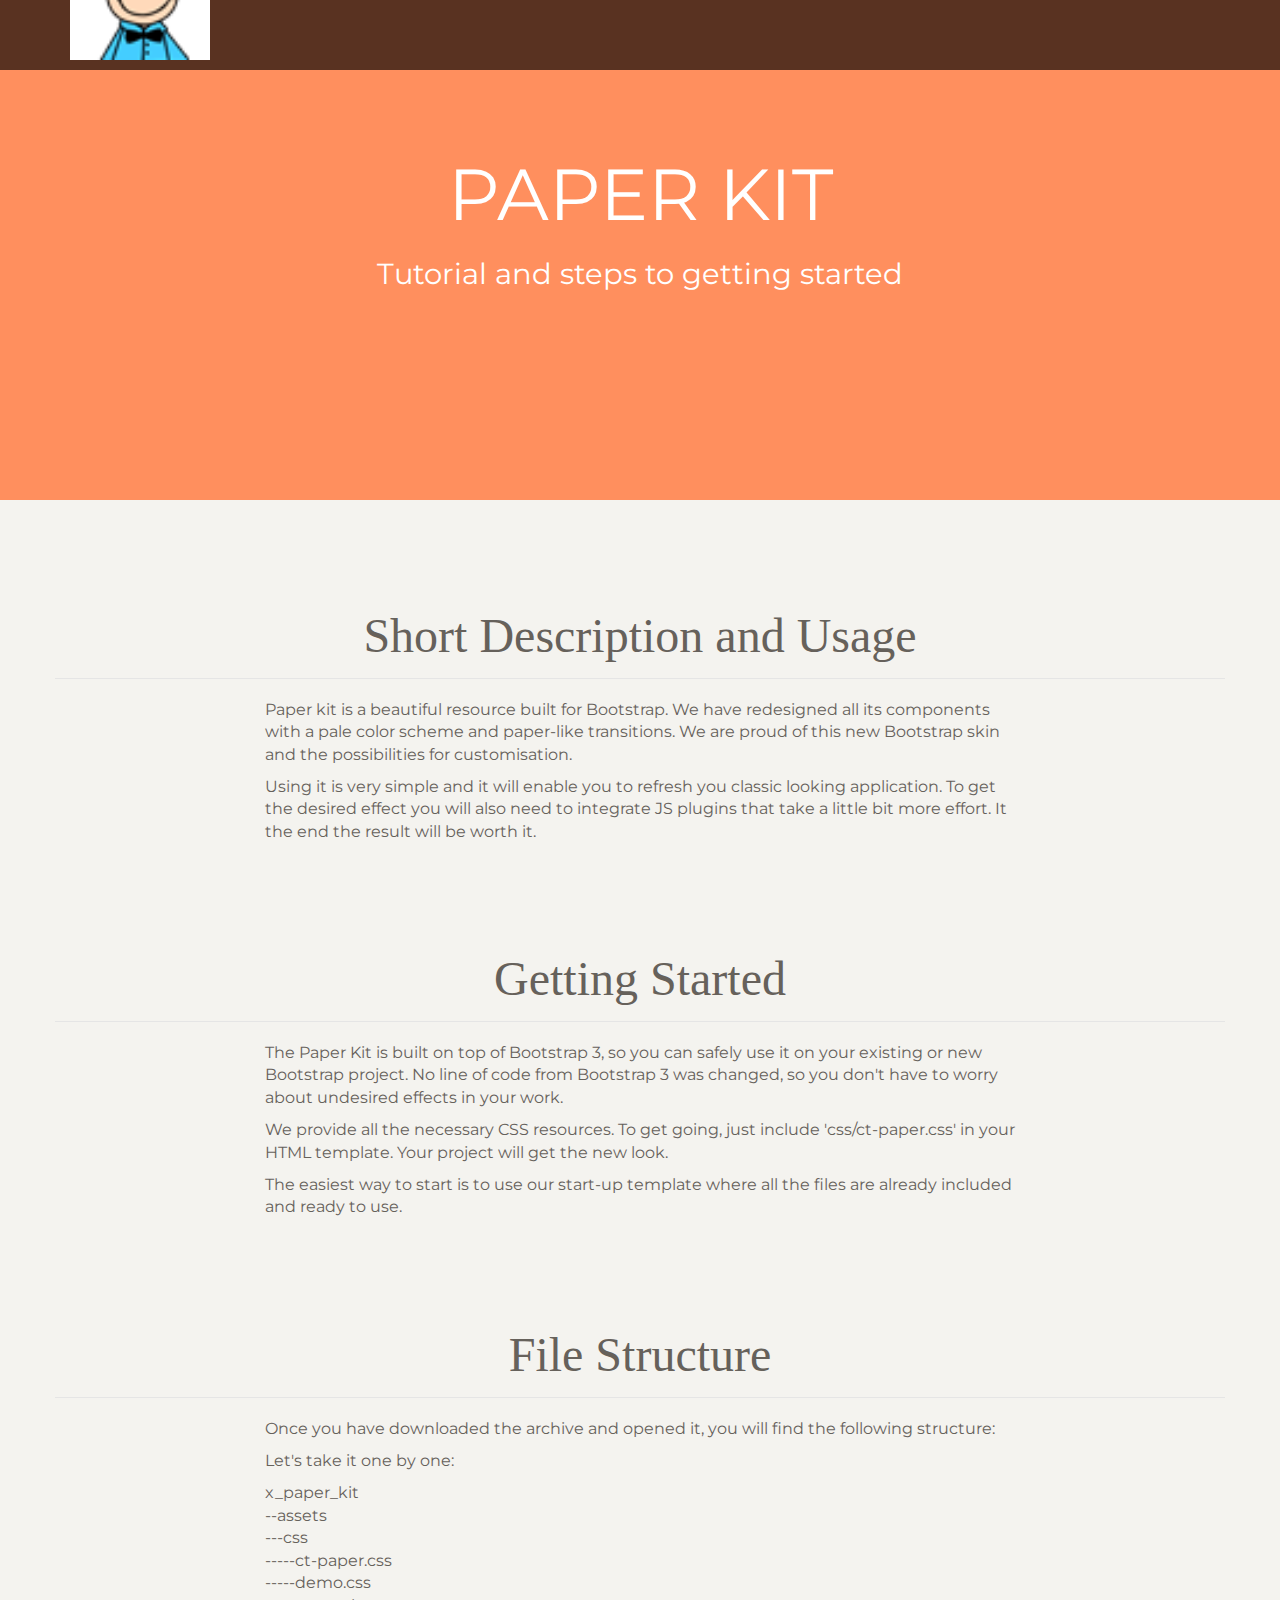
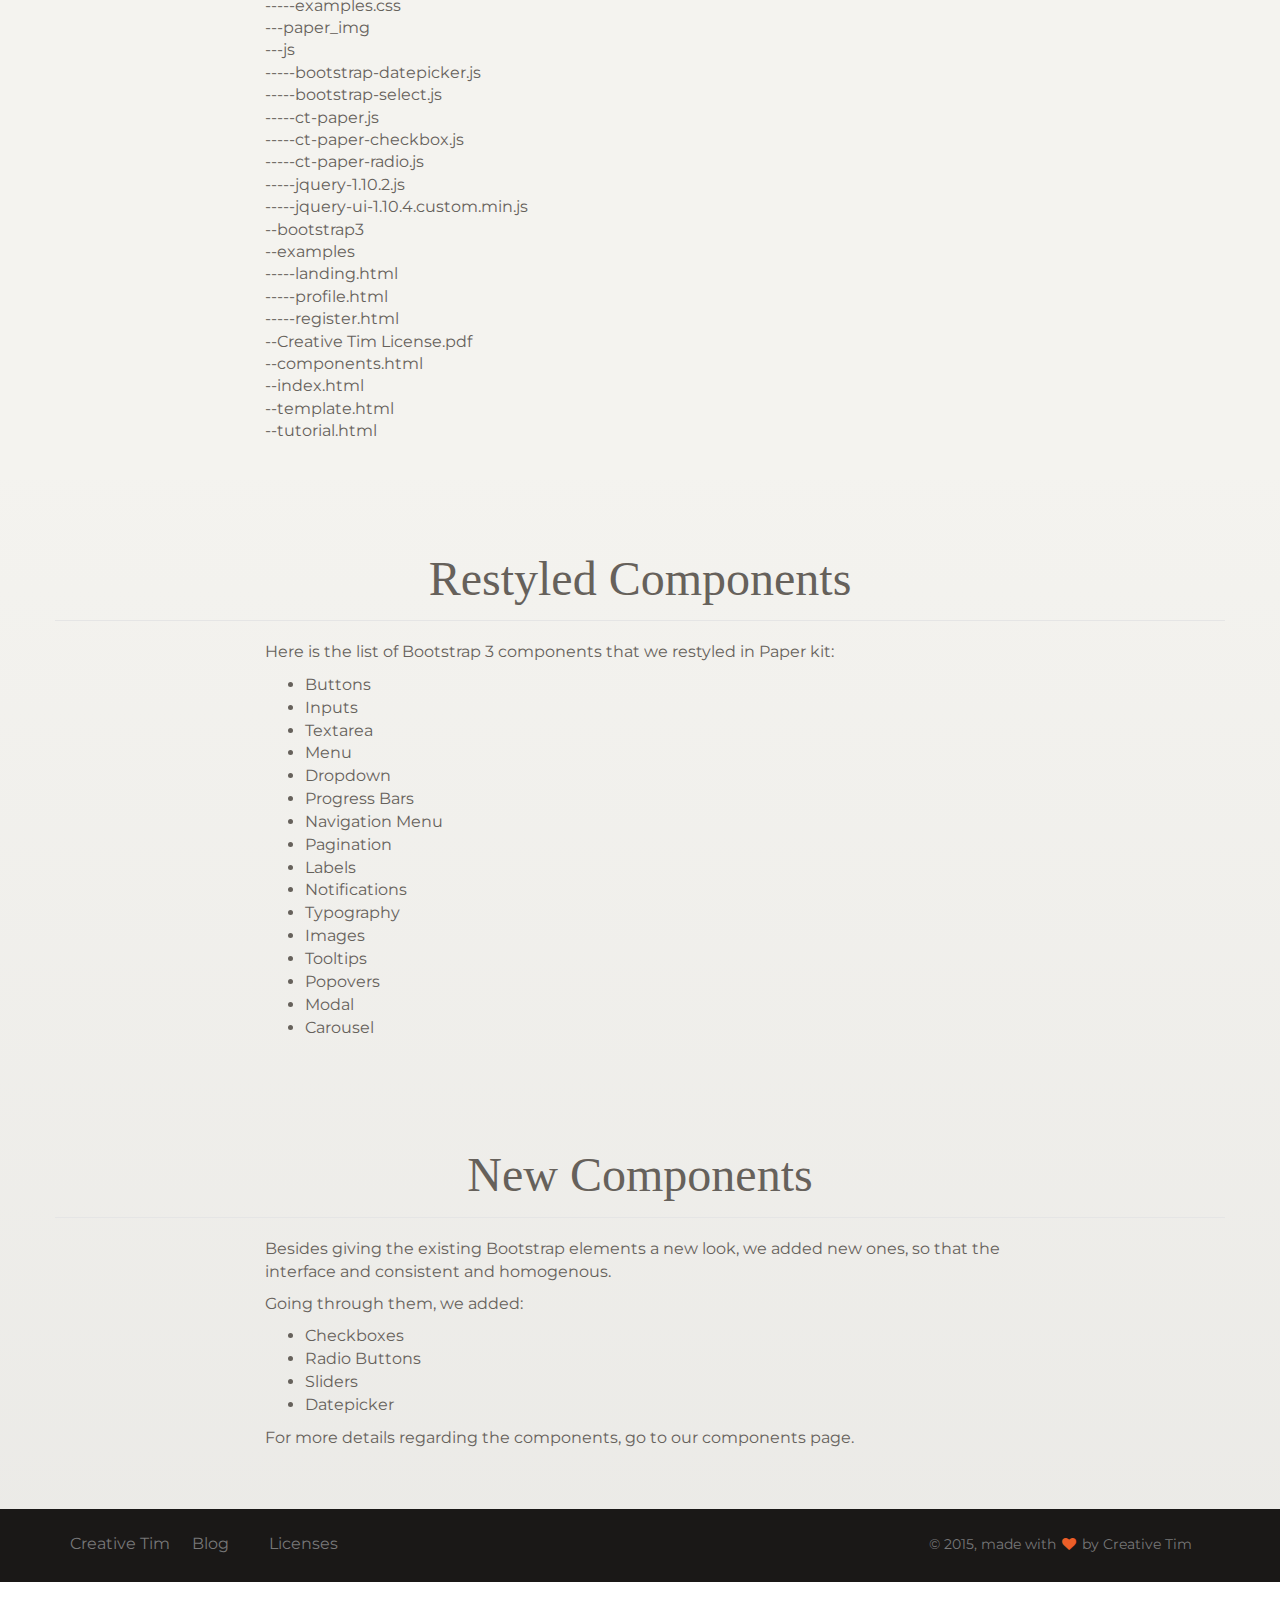
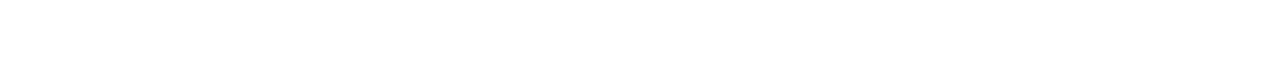
<file: tutorial.html>
<!doctype html>
<html lang="en">
<head>
	<meta charset="utf-8" />
	<meta http-equiv="X-UA-Compatible" content="IE=edge,chrome=1" />
	<link rel="icon" type="image/png" href="assets/paper_img/favicon.ico">
    
    <title>Paper Kit Tutorial by Creative Tim</title>
    
    <link href="bootstrap3/css/bootstrap.css" rel="stylesheet" />
    <link href="assets/css/ct-paper.css" rel="stylesheet"/>
    <link href="assets/css/demo.css" rel="stylesheet" /> 
        
    <!--     Fonts and icons     -->
    <link href="http://maxcdn.bootstrapcdn.com/font-awesome/4.2.0/css/font-awesome.min.css" rel="stylesheet">
    <link href='http://fonts.googleapis.com/css?family=Montserrat' rel='stylesheet' type='text/css'>
    <link href='http://fonts.googleapis.com/css?family=Open+Sans:400,300' rel='stylesheet' type='text/css'>
</head>
<body>

<nav class="navbar navbar-ct-danger" role="navigation-demo" id="demo-navbar">
  <div class="container">
    <!-- Brand and toggle get grouped for better mobile display -->
    <div class="navbar-header">
      <button type="button" class="navbar-toggle" data-toggle="collapse" data-target="#navigation-example-2">
        <span class="sr-only">Toggle navigation</span>
        <span class="icon-bar"></span>
        <span class="icon-bar"></span>
        <span class="icon-bar"></span>
      </button>
      <a href="http://www.creative-tim.com">
           <div class="logo-container">
                <div class="logo">
                    <img src="assets/paper_img/new_logo.png" alt="Creative Tim Logo">
                </div>
                <div class="brand">
                    Creative Tim
                </div>
            </div>
      </a>
    </div>

<!-- Collect the nav links, forms, and other content for toggling -->
    <div class="collapse navbar-collapse" id="navigation-example-2">
      <ul class="nav navbar-nav navbar-right">
          <li>
            <a href="components.html" class="btn btn-danger btn-simple">Components</a>
          </li>
          <li>
            <a href="tutorial.html" class="btn btn-danger btn-simple">Tutorial</a>
          </li>
          <li>
            <a href="http://www.creative-tim.com/product/paper-kit" target="_blank" class="btn btn-danger btn-fill">Download</a>
          </li>
       </ul>
    </div><!-- /.navbar-collapse -->
  </div><!-- /.container-->
</nav>         
<div class="demo-header">
        <div class="motto">
            <h1 class="title-uppercase">Paper Kit</h1>
            <h3>Tutorial and steps to getting started</h3>
        </div>
</div>
<div class="main">
    <div class="section">
        <div class="container">
<!--         what is row -->
            <div class="row tim-row">
                <h2 class="text-center">Short Description and Usage</h2>
                <legend></legend>
                <div class="col-md-8 col-md-offset-2">
                    <p>
                    Paper kit is a beautiful resource built for Bootstrap. We have redesigned all its components with a pale color scheme and paper-like transitions. We are proud of this new Bootstrap skin and the possibilities for customisation.
                    </p>
                    <p>
                        Using it is very simple and it will enable you to refresh you classic looking application. To get the desired effect you will also need to integrate JS plugins that take a little bit more effort. It the end the result will be worth it.
                    </p>
                </div>
                
            </div>
<!--         end row -->
        
<!--         usage row -->
            <div class="row tim-row">
                <h2 class="text-center">Getting Started</h2>
                <legend></legend>
                <div class="col-md-8 col-md-offset-2"> 
                <p>
                The Paper Kit is built on top of Bootstrap 3, so you can safely use it on your existing or new Bootstrap project. No line of code from Bootstrap 3 was changed, so you don't have to worry about undesired effects in your work.
                </p>
                <p>
                    We provide all the necessary CSS resources. To get going, just include 'css/ct-paper.css' in your HTML template. Your project will get the new look.
                </p>
                <p>
                    The easiest way to start is to use our start-up template where all the files are already included and ready to use.
                </p>
                </div>
            </div>
<!--         end row -->  
        
<!--         file structure row -->
            <div class="row tim-row">
                <h2 class="text-center">File Structure</h2>
                <legend></legend>
                <div class="col-md-8 col-md-offset-2">
                    <p>
                        Once you have downloaded the archive and opened it, you will find the following structure:
                        
                    </p>
                    <p>
                        Let's take it one by one:
                    </p>
                    <p>
                    x_paper_kit<br>
                    --assets<br>
                    ---css<br>
                    -----ct-paper.css<br>
                    -----demo.css<br>   
                    -----examples.css<br>
                    ---paper_img<br>
                    ---js<br>
                    -----bootstrap-datepicker.js<br>
                    -----bootstrap-select.js<br>
                    -----ct-paper.js<br>
                    -----ct-paper-checkbox.js<br>
                    -----ct-paper-radio.js<br>
                    -----jquery-1.10.2.js<br>
                    -----jquery-ui-1.10.4.custom.min.js<br>
                    --bootstrap3<br>
                    --examples<br>
                    -----landing.html<br>
                    -----profile.html<br>
                    -----register.html<br>
                    --Creative Tim License.pdf<br>
                    --components.html<br>
                    --index.html<br>
                    --template.html<br>
                    --tutorial.html<br>
                   </p>
                </div>
            </div>
<!--         end row -->
            
<!--         restyled components row -->
            <div class="row tim-row">
                <h2 class="text-center">Restyled Components</h2>
                <legend></legend>
                <div class="col-md-8 col-md-offset-2">
                    <p>
                    Here is the list of Bootstrap 3 components that we restyled in Paper kit:
                        <ul>
                            <li> Buttons </li>
                            <li> Inputs</li>
                            <li> Textarea</li>
                            <li> Menu </li>
                            <li> Dropdown</li>
                            <li> Progress Bars</li>
                            <li> Navigation Menu</li>
                            <li> Pagination</li>
                            <li> Labels</li>
                            <li> Notifications</li>
                            <li> Typography</li>
                            <li> Images</li>
                            <li> Tooltips</li>
                            <li> Popovers</li>
                            <li> Modal </li>
                            <li> Carousel</li>
                        </ul>
                    </p>
                </div>
            </div>
<!--         end row -->
            
            <div class="row tim-row">
                <h2 class="text-center">New Components</h2>
                <legend></legend>
                <div class="col-md-8 col-md-offset-2">
                    <p>
                    Besides giving the existing Bootstrap elements a new look, we added new ones, so that the interface and consistent and homogenous.
                    </p>
                    <p>
                    Going through them, we added:
                    <ul>
                        <li> Checkboxes</li>
                        <li> Radio Buttons</li>
                        <li> Sliders</li>
                        <li> Datepicker</li>
                    </ul>
                    </p>
                    <p>
                        For more details regarding the components, go to our <a href="components.html">components page</a>.
                    </p>
                </div>
            </div>
        <!-- end row -->
        </div>
<!-- end container -->
    </div>
</div>
<footer class="footer-demo section-dark">
    <div class="container">
        <nav class="pull-left">
            <ul>

                <li>
                    <a href="http://www.creative-tim.com">
                        Creative Tim
                    </a>
                </li>
                <li>
                    <a href="http://blog.creative-tim.com">
                       Blog
                    </a>
                </li>
                <li>
                    <a href="http://www.creative-tim.com/license">
                        Licenses 
                    </a>
                </li>
            </ul>
        </nav>
        <div class="copyright pull-right">
            &copy; 2015, made with <i class="fa fa-heart heart"></i> by Creative Tim
        </div>
    </div>
</footer>

</body>
<script src="assets/js/jquery-1.10.2.js" type="text/javascript"></script>
<script src="assets/js/jquery-ui-1.10.4.custom.min.js" type="text/javascript"></script>

<script src="bootstrap3/js/bootstrap.js" type="text/javascript"></script>

<!--  Plugins -->
<script src="assets/js/ct-paper-checkbox.js"></script>
<script src="assets/js/ct-paper-radio.js"></script>
<script src="assets/js/bootstrap-select.js"></script>
<script src="assets/js/bootstrap-datepicker.js"></script>

<script src="assets/js/ct-paper.js"></script>
</html>
</file>
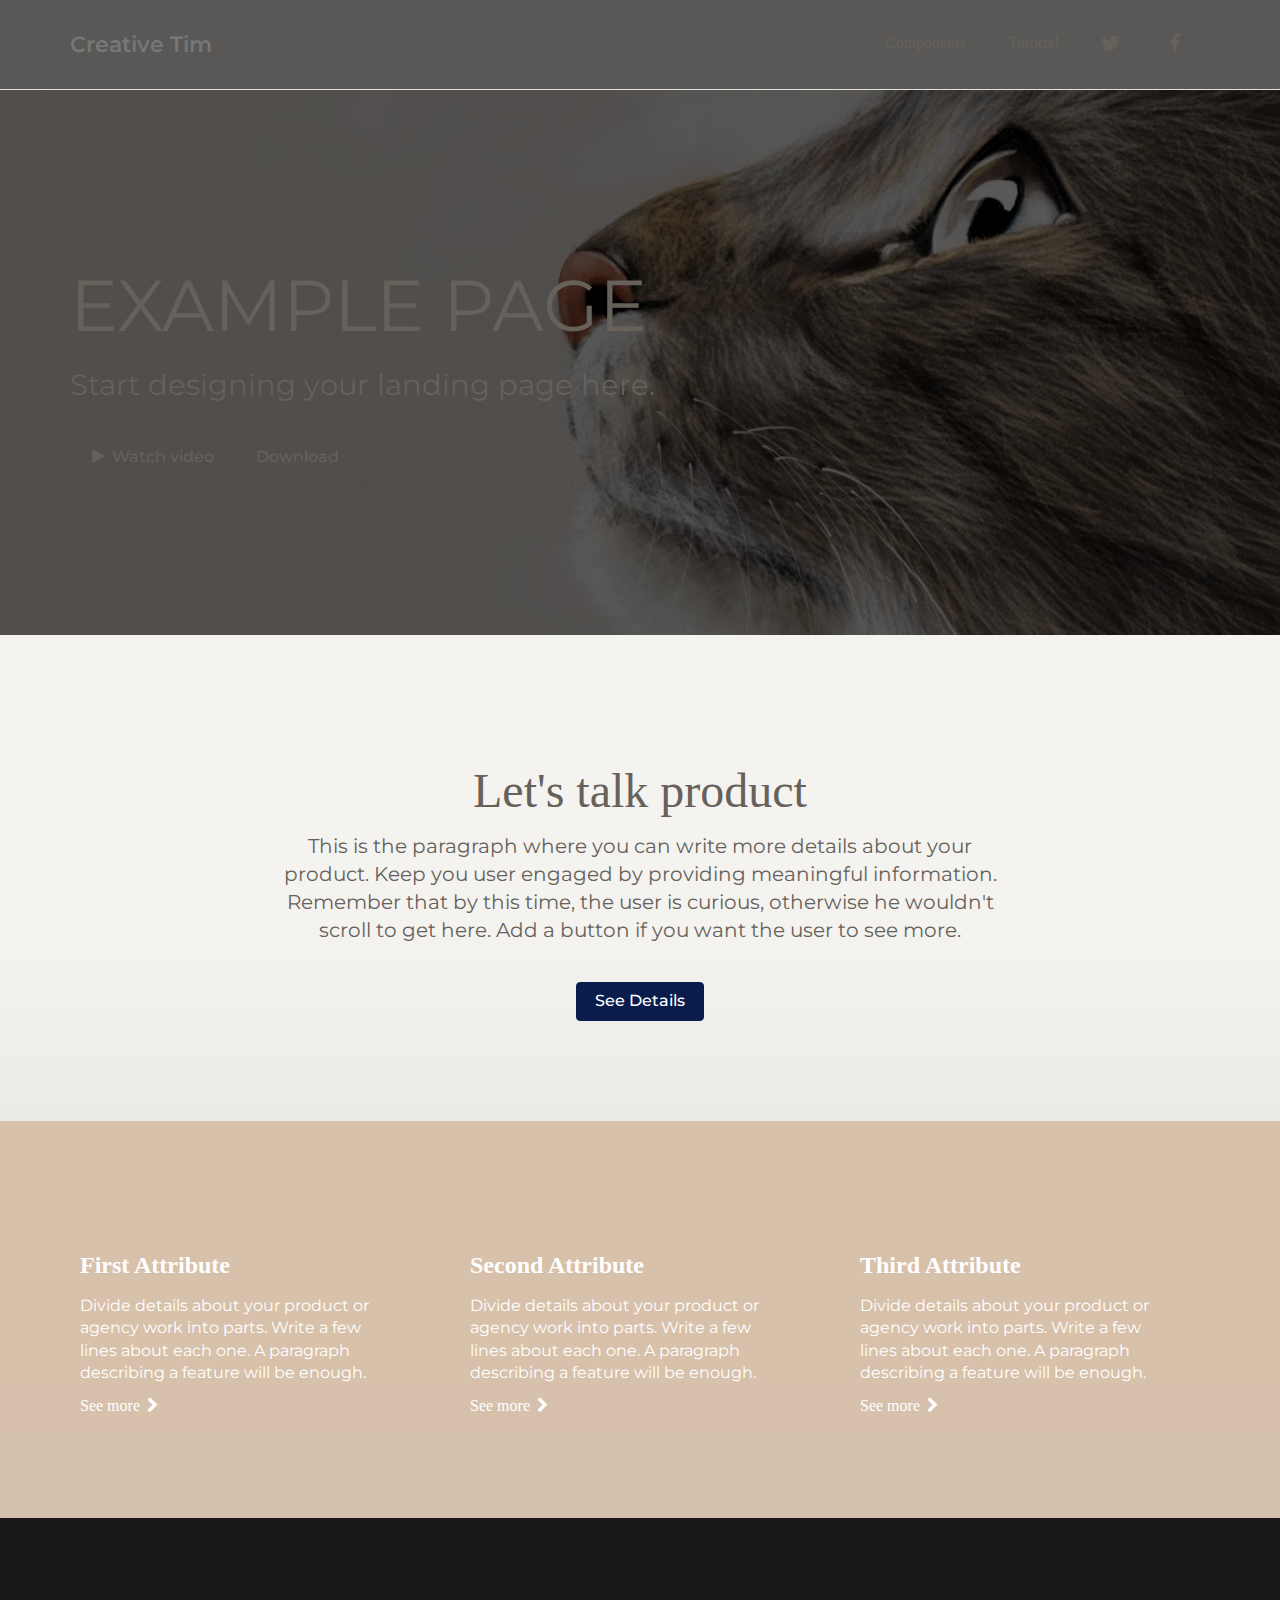
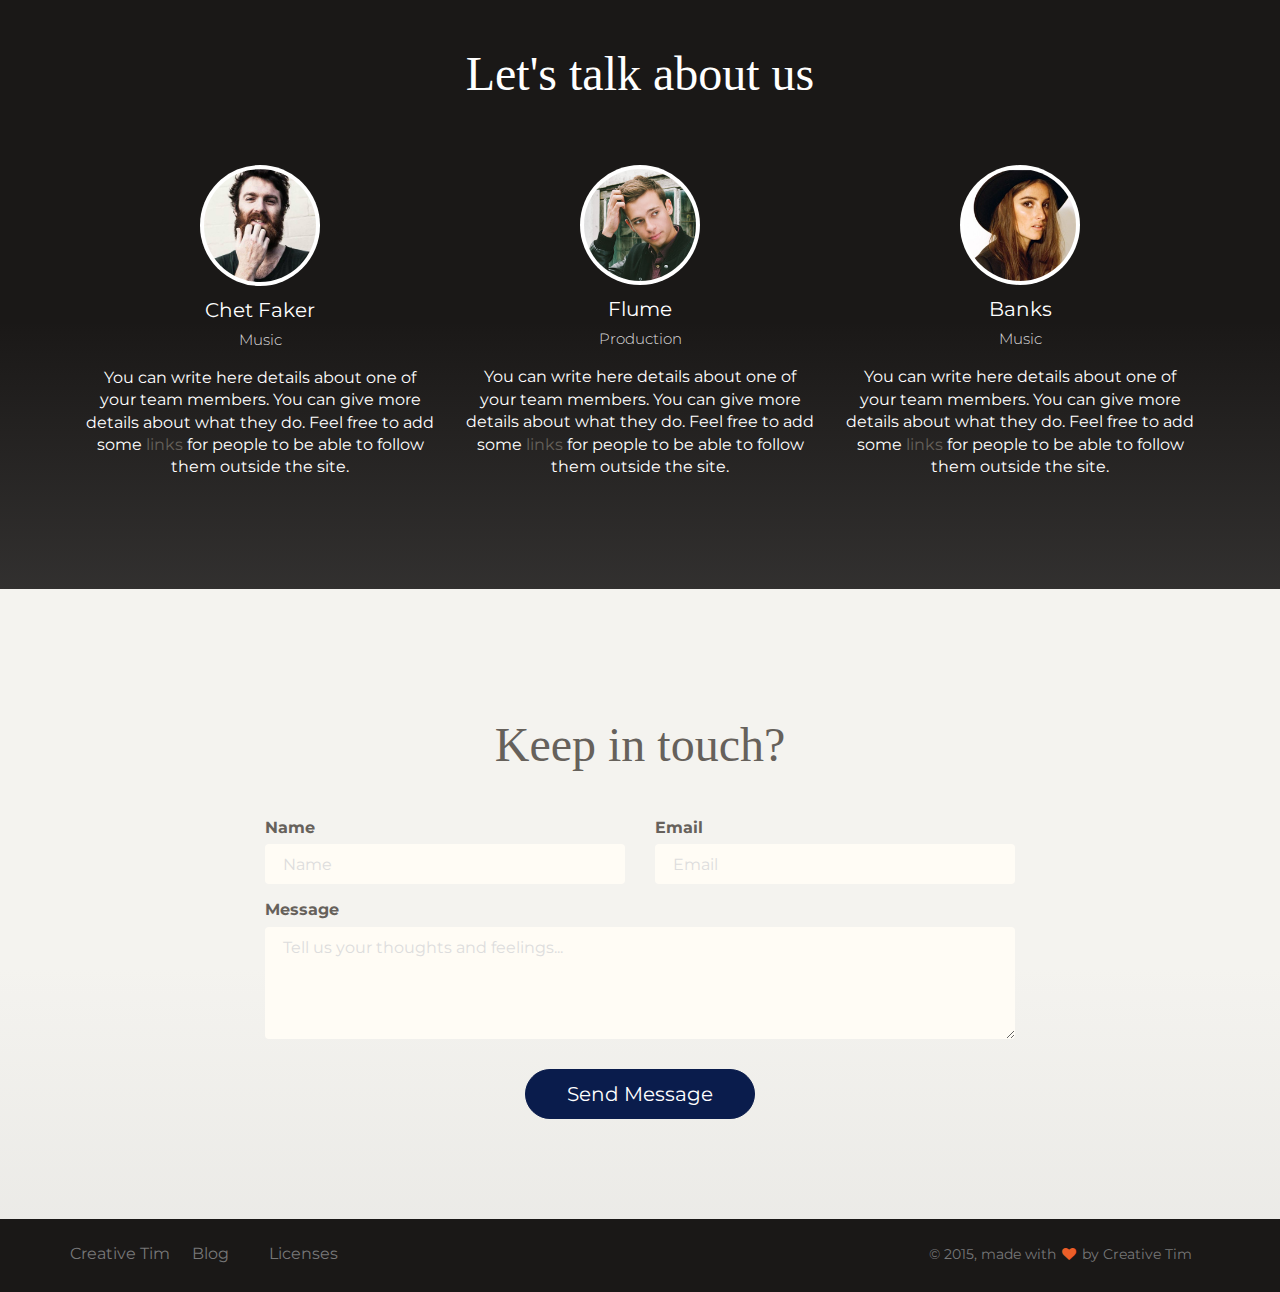
<file: examples/landing.html>
<!doctype html>
<html lang="en">
<head>
	<meta charset="utf-8" />
	<link rel="icon" type="image/png" href="../assets/paper_img/favicon.ico">
	<meta http-equiv="X-UA-Compatible" content="IE=edge,chrome=1" />
	
	<title>Paper Kit by Creative Tim</title>

	<meta content='width=device-width, initial-scale=1.0, maximum-scale=1.0, user-scalable=0' name='viewport' />
    <meta name="viewport" content="width=device-width" />
    
    <link href="../bootstrap3/css/bootstrap.css" rel="stylesheet" />
    <link href="../assets/css/ct-paper.css" rel="stylesheet"/>
    <link href="../assets/css/demo.css" rel="stylesheet" /> 
    <link href="../assets/css/examples.css" rel="stylesheet" /> 
        
    <!--     Fonts and icons     -->
    <link href="http://maxcdn.bootstrapcdn.com/font-awesome/4.2.0/css/font-awesome.min.css" rel="stylesheet">
    <link href='http://fonts.googleapis.com/css?family=Montserrat' rel='stylesheet' type='text/css'>
    <link href='http://fonts.googleapis.com/css?family=Open+Sans:400,300' rel='stylesheet' type='text/css'>
      
</head>
<body>
    
    <nav class="navbar navbar-default" role="navigation-demo" id="demo-navbar">
      <div class="container">
        <!-- Brand and toggle get grouped for better mobile display -->
        <div class="navbar-header">
          <button type="button" class="navbar-toggle" data-toggle="collapse" data-target="#navigation-example-2">
            <span class="sr-only">Toggle navigation</span>
            <span class="icon-bar"></span>
            <span class="icon-bar"></span>
            <span class="icon-bar"></span>
          </button>
          <a class="navbar-brand" href="www.creative-tim.com">Creative Tim</a>
        </div>
    
        <!-- Collect the nav links, forms, and other content for toggling -->
        <div class="collapse navbar-collapse" id="navigation-example-2">
          <ul class="nav navbar-nav navbar-right">
            <li>
                <a href="#" class="btn btn-simple">Components</a>
            </li>
            <li>
                <a href="#" class="btn btn-simple">Tutorial</a>
            </li>
            <li>
                <a href="#" target="_blank" class="btn btn-simple"><i class="fa fa-twitter"></i></a>
            </li>
            <li>
                <a href="#" target="_blank" class="btn btn-simple"><i class="fa fa-facebook"></i></a>
            </li>
           </ul>
        </div><!-- /.navbar-collapse -->
      </div><!-- /.container-->
    </nav>         
    <div class="alert alert-danger landing-alert">
         <div class="container text-center">
             <h5>Get a 10% discount on selected products until the 5th of November!</h5>
        </div>
    </div>
    
    <div class="wrapper">
        <div class="landing-header" style="background-image: url('../assets/paper_img/cat.jpg');">
            <div class="container">
                <div class="motto">
                    <h1 class="title-uppercase">Example page</h1>
                    <h3>Start designing your landing page here.</h3>
                    <br />
                    <a href="https://www.youtube.com/watch?v=dQw4w9WgXcQ" class="btn"><i class="fa fa-play"></i>Watch video</a>
                    <a class="btn">Download</a>
                </div>
            </div>    
        </div>
        <div class="main">
            <div class="section text-center landing-section">
                <div class="container">
                    <div class="row">
                        <div class="col-md-8 col-md-offset-2">
                            <h2>Let's talk product</h2>
                            <h5>This is the paragraph where you can write more details about your product. Keep you user engaged by providing meaningful information. Remember that by this time, the user is curious, otherwise he wouldn't scroll to get here. Add a button if you want the user to see more.</h5>
                            <br />
                            <a href="#" class="btn btn-danger btn-fill">See Details</a>
                        </div>
                    </div>
                </div>
            </div>  
            
            <div class="section section-light-brown landing-section">
                <div class="container">
                    <div class="row">
                        <div class="col-md-4 column">
                            <h4>First Attribute</h4>
                            <p>Divide details about your product or agency work into parts. Write a few lines about each one. A paragraph describing a feature will be enough.</p>
                            <a class="btn btn-danger btn-simple" href="#">See more <i class="fa fa-chevron-right"></i></a>
                        </div>
                        <div class="col-md-4 column">
                            <h4>Second Attribute</h4>
                            <p>Divide details about your product or agency work into parts. Write a few lines about each one. A paragraph describing a feature will be enough.</p>
                            <a class="btn btn-danger btn-simple" href="#">See more <i class="fa fa-chevron-right"></i></a>
                        </div>
                        <div class="col-md-4 column">
                            <h4>Third Attribute</h4>
                            <p>Divide details about your product or agency work into parts. Write a few lines about each one. A paragraph describing a feature will be enough.</p>
                            <a class="btn btn-danger btn-simple" href="#">See more <i class="fa fa-chevron-right"></i></a>
                        </div>
                    </div>
                </div>
            </div>
            
            <div class="section section-dark text-center landing-section">
                <div class="container">
                    <h2>Let's talk about us</h2>
                    <div class="col-md-4">
                        <div class="team-player">
                            <img src="../assets/paper_img/chet_faker_2.jpg" alt="Thumbnail Image" class="img-circle img-responsive">
                            <h5>Chet Faker <br /><small class="text-muted">Music</small></h5>
                            <p>You can write here details about one of your team members. You can give more details about what they do. Feel free to add some <a href="#">links</a> for people to be able to follow them outside the site.</p>
                        </div>
                    </div>
                    <div class="col-md-4">
                        <div class="team-player">
                            <img src="../assets/paper_img/flume.jpg" alt="Thumbnail Image" class="img-circle img-responsive">
                            <h5>Flume <br /><small class="text-muted">Production</small></h5>
                            <p>You can write here details about one of your team members. You can give more details about what they do. Feel free to add some <a href="#">links</a> for people to be able to follow them outside the site.</p>
                        </div>
                    </div>
                    <div class="col-md-4">
                        <div class="team-player">
                            <img src="../assets/paper_img/banks.jpg" alt="Thumbnail Image" class="img-circle img-circle img-responsive">
                            <h5>Banks <br /><small class="text-muted">Music</small></h5>
                            <p>You can write here details about one of your team members. You can give more details about what they do. Feel free to add some <a href="#">links</a> for people to be able to follow them outside the site.</p>
                        </div>
                    </div>
                </div>
            </div>
            
            <div class="section landing-section">
                <div class="container">
                    <div class="row">
                        <div class="col-md-8 col-md-offset-2">
                            <h2 class="text-center">Keep in touch?</h2>
                            <form class="contact-form">
                                <div class="row">
                                    <div class="col-md-6">
                                        <label>Name</label>
                                        <input class="form-control" placeholder="Name">
                                    </div>
                                    <div class="col-md-6">
                                        <label>Email</label>
                                        <input class="form-control" placeholder="Email">
                                    </div>
                                </div>
                                <label>Message</label>
                                <textarea class="form-control" rows="4" placeholder="Tell us your thoughts and feelings..."></textarea>
                                <div class="row">
                                    <div class="col-md-4 col-md-offset-4">
                                        <button class="btn btn-danger btn-block btn-lg btn-fill">Send Message</button>
                                    </div>
                                </div>
                            </form>
                        </div>
                    </div>
                    
                </div>
            </div>
        </div>     
    </div>
    
    <footer class="footer-demo section-dark">
        <div class="container">
            <nav class="pull-left">
                <ul>
    
                    <li>
                        <a href="http://www.creative-tim.com">
                            Creative Tim
                        </a>
                    </li>
                    <li>
                        <a href="http://blog.creative-tim.com">
                           Blog
                        </a>
                    </li>
                    <li>
                        <a href="http://www.creative-tim.com/product/rubik">
                            Licenses 
                        </a>
                    </li>
                </ul>
            </nav>
            <div class="copyright pull-right">
                &copy; 2015, made with <i class="fa fa-heart heart"></i> by Creative Tim
            </div>
        </div>
    </footer>

</body>

<script src="../assets/js/jquery-1.10.2.js" type="text/javascript"></script>
<script src="../assets/js/jquery-ui-1.10.4.custom.min.js" type="text/javascript"></script>

<script src="../bootstrap3/js/bootstrap.js" type="text/javascript"></script>

<!--  Plugins -->
<script src="../assets/js/ct-paper-checkbox.js"></script>
<script src="../assets/js/ct-paper-radio.js"></script>
<script src="../assets/js/bootstrap-select.js"></script>
<script src="../assets/js/bootstrap-datepicker.js"></script>

<script src="../assets/js/ct-paper.js"></script>
    
</html>
</file>
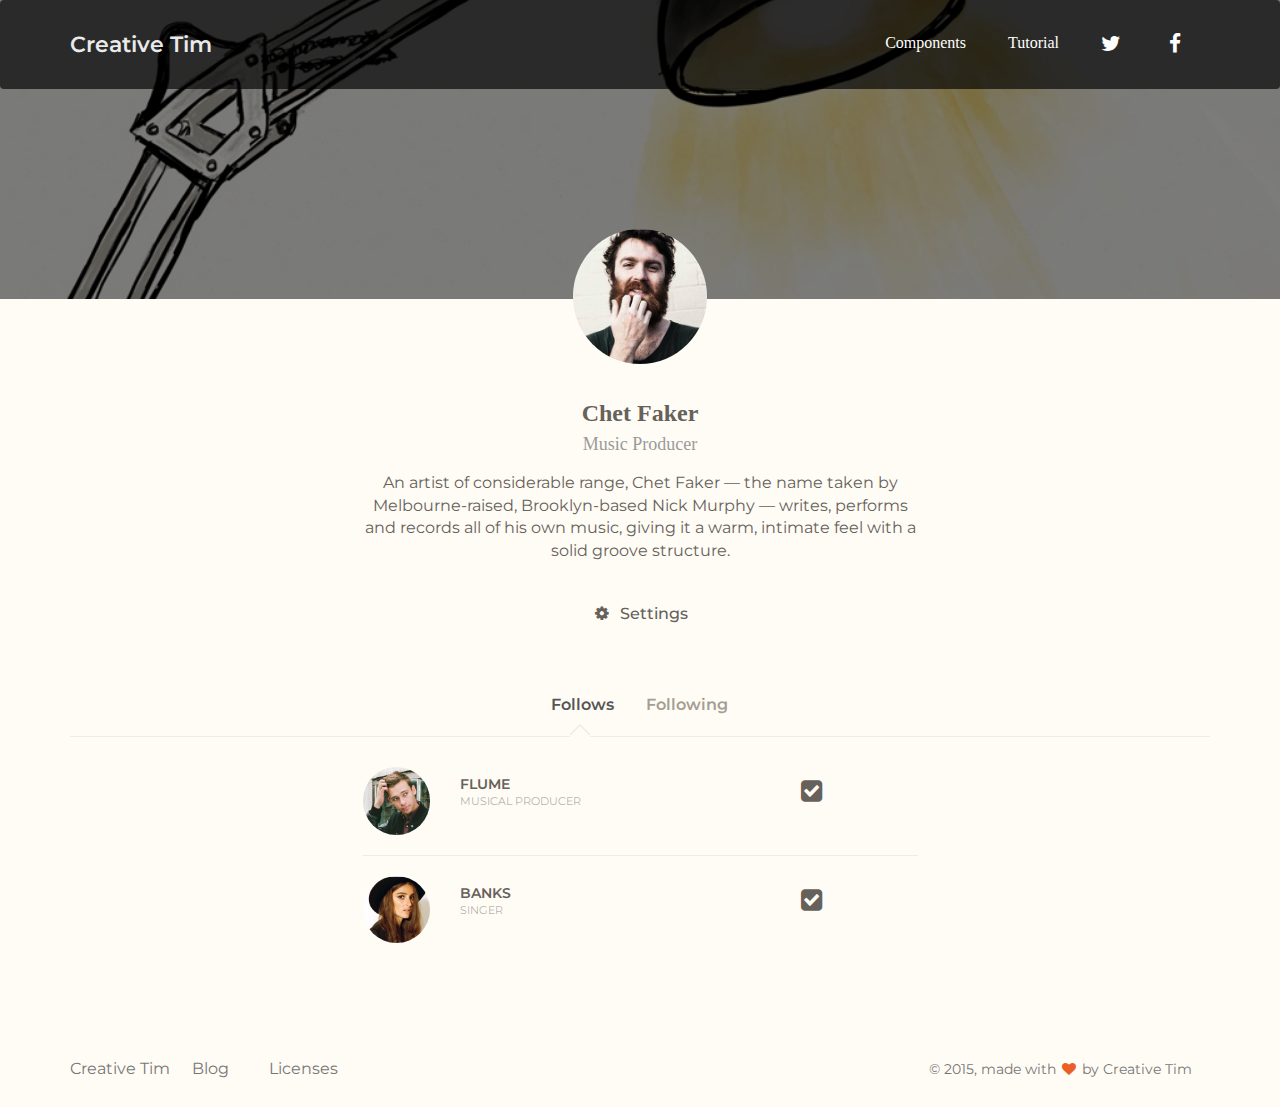
<file: examples/profile.html>
<!doctype html>
<html lang="en">
<head>
	<meta charset="utf-8" />
	<link rel="icon" type="image/png" href="../assets/paper_img/favicon.ico">
	<meta http-equiv="X-UA-Compatible" content="IE=edge,chrome=1" />
	
	<title>Paper Kit by Creative Tim</title>

	<meta content='width=device-width, initial-scale=1.0, maximum-scale=1.0, user-scalable=0' name='viewport' />
    <meta name="viewport" content="width=device-width" />
    
    <link href="../bootstrap3/css/bootstrap.css" rel="stylesheet" />
    <link href="../assets/css/ct-paper.css" rel="stylesheet"/>
    <link href="../assets/css/demo.css" rel="stylesheet" /> 
    <link href="../assets/css/examples.css" rel="stylesheet" /> 
        
    <!--     Fonts and icons     -->
    <link href="http://maxcdn.bootstrapcdn.com/font-awesome/4.2.0/css/font-awesome.min.css" rel="stylesheet">
    <link href='http://fonts.googleapis.com/css?family=Montserrat' rel='stylesheet' type='text/css'>
    <link href='http://fonts.googleapis.com/css?family=Open+Sans:400,300' rel='stylesheet' type='text/css'>
      
</head>
<body>
    <nav class="navbar navbar-ct-transparent navbar-relative " role="navigation-demo" id="register-navbar">
      <div class="container">
        <!-- Brand and toggle get grouped for better mobile display -->
        <div class="navbar-header">
          <button type="button" class="navbar-toggle" data-toggle="collapse" data-target="#navigation-example-2">
            <span class="sr-only">Toggle navigation</span>
            <span class="icon-bar"></span>
            <span class="icon-bar"></span>
            <span class="icon-bar"></span>
          </button>
          <a class="navbar-brand" href="www.creative-tim.com">Creative Tim</a>
        </div>
    
        <!-- Collect the nav links, forms, and other content for toggling -->
        <div class="collapse navbar-collapse" id="navigation-example-2">
          <ul class="nav navbar-nav navbar-right">
            <li>
                <a href="#" class="btn btn-simple">Components</a>
            </li>
            <li>
                <a href="#" class="btn btn-simple">Tutorial</a>
            </li>
            <li>
                <a href="#" target="_blank" class="btn btn-simple"><i class="fa fa-twitter"></i></a>
            </li>
            <li>
                <a href="#" target="_blank" class="btn btn-simple"><i class="fa fa-facebook"></i></a>
            </li>
           </ul>
        </div><!-- /.navbar-collapse -->
      </div><!-- /.container-->
    </nav> 
    
    <div class="wrapper">
        <div class="profile-background"> 
            <div class="filter-black"></div>  
        </div>
        <div class="profile-content section-nude">
            <div class="container">
                <div class="row owner">
                    <div class="col-md-2 col-md-offset-5 col-sm-4 col-sm-offset-4 col-xs-6 col-xs-offset-3 text-center">
                        <div class="avatar">
                            <img src="../assets/paper_img/chet_faker_2.jpg" alt="Circle Image" class="img-circle img-no-padding img-responsive">
                        </div>
                        <div class="name">
                            <h4>Chet Faker<br /><small>Music Producer</small></h4>
                        </div>
                    </div>
                </div>
                <div class="row">
                    <div class="col-md-6 col-md-offset-3 text-center">
                        <p>An artist of considerable range, Chet Faker — the name taken by Melbourne-raised, Brooklyn-based Nick Murphy — writes, performs and records all of his own music, giving it a warm, intimate feel with a solid groove structure. </p>
                        <br />
                        <btn class="btn"><i class="fa fa-cog"></i> Settings</btn>
                    </div>
                </div>
                <div class="profile-tabs">
                    <div class="nav-tabs-navigation">
                        <div class="nav-tabs-wrapper">
                            <ul id="tabs" class="nav nav-tabs" data-tabs="tabs">
                                <li class="active"><a href="#follows" data-toggle="tab">Follows</a></li>
                                <li><a href="#following" data-toggle="tab">Following</a></li>
<!--                                 <li><a href="#following" data-toggle="tab">Following</a></li> -->
                            </ul>
                        </div>
                    </div>
                    <div id="my-tab-content" class="tab-content">
                        <div class="tab-pane active" id="follows">
                            <div class="row">
                                <div class="col-md-6 col-md-offset-3">
                                    <ul class="list-unstyled follows">
                                        <li>
                                            <div class="row">
                                                <div class="col-md-2 col-md-offset-0 col-xs-3 col-xs-offset-2">
                                                    <img src="../assets/paper_img/flume.jpg" alt="Circle Image" class="img-circle img-no-padding img-responsive">
                                                </div>
                                                <div class="col-md-7 col-xs-4">
                                                    <h6>Flume<br /><small>Musical Producer</small></h6>
                                                </div>
                                                <div class="col-md-3 col-xs-2">
                                                    <div class="unfollow" rel="tooltip" title="Unfollow">
                                                        <label class="checkbox" for="checkbox1" >
                                                            <input type="checkbox" value="" id="checkbox1" data-toggle="checkbox" checked>
                                                        </label>
                                                    </div>
                                                </div>
                                            </div>
                                        </li>
                                        <hr />
                                        <li>
                                            <div class="row">
                                                <div class="col-md-2 col-md-offset-0 col-xs-3 col-xs-offset-2">
                                                    <img src="../assets/paper_img/banks.jpg" alt="Circle Image" class="img-circle img-no-padding img-responsive">
                                                </div>
                                                <div class="col-md-7 col-xs-4">
                                                    <h6>Banks<br /><small>Singer</small></h6>
                                                </div>
                                                <div class="col-md-3 col-xs-2">
                                                    <div class="unfollow" rel="tooltip" title="Unfollow">
                                                        <label class="checkbox" for="checkbox1" >
                                                            <input type="checkbox" value="" id="checkbox1" data-toggle="checkbox" checked>
                                                        </label>
                                                    </div>
                                                </div>
                                            </div>
                                        </li>
                                    </ul>
                                </div>
                            </div>
                        </div>
                        <div class="tab-pane text-center" id="following">
                            <h3 class="text-muted">Not following anyone yet :(</h3>
                            <btn class="btn btn-warning btn-fill">Find artists</btn>
                        </div>
                    </div>
                    
                </div>        
            </div>
        </div>
    </div> 
    <footer class="footer-demo section-nude">
        <div class="container">
            <nav class="pull-left">
                <ul>
    
                    <li>
                        <a href="http://www.creative-tim.com">
                            Creative Tim
                        </a>
                    </li>
                    <li>
                        <a href="http://blog.creative-tim.com">
                           Blog
                        </a>
                    </li>
                    <li>
                        <a href="http://www.creative-tim.com/product/rubik">
                            Licenses 
                        </a>
                    </li>
                </ul>
            </nav>
            <div class="copyright pull-right">
                &copy; 2015, made with <i class="fa fa-heart heart"></i> by Creative Tim
            </div>
        </div>
    </footer>

    
</body>

<script src="../assets/js/jquery-1.10.2.js" type="text/javascript"></script>
<script src="../assets/js/jquery-ui-1.10.4.custom.min.js" type="text/javascript"></script>

<script src="../bootstrap3/js/bootstrap.js" type="text/javascript"></script>

<!--  Plugins -->
<script src="../assets/js/ct-paper-checkbox.js"></script>
<script src="../assets/js/ct-paper-radio.js"></script>
<script src="../assets/js/bootstrap-select.js"></script>
<script src="../assets/js/bootstrap-datepicker.js"></script>

<script src="../assets/js/ct-paper.js"></script>

</html>
</file>
<file: assets/css/demo.css>
.tim-row{
    margin-bottom: 20px;
}

.tim-white-buttons {
    background-color: #777777;
}
.tim-title{
    margin-top: 30px;
    margin-bottom: 25px;
    min-height: 32px;
}
.tim-title.text-center{
    margin-bottom: 50px;
}
.tim-typo{
    padding-left: 25%;
    margin-bottom: 40px;
    position: relative;
}
.tim-typo .tim-note{
    bottom: 10px;
    color: #c0c1c2;
    display: block;
    font-weight: 400;
    font-size: 13px;
    line-height: 13px;
    left: 0;
    margin-left: 20px;
    position: absolute;
    width: 260px;
}
.tim-row{
    padding-top: 50px;
}
.tim-row h3{
    margin-top: 0;
}
.switch{
    margin-right: 20px;
}
#navbar-full .navbar{
    border-radius: 0 !important;
    margin-bottom: 0;
    z-index: 2;
}
.space{
    height: 130px;
    display: block;
}
.space-110{
    height: 110px;
    display: block;
}
.space-50{
    height: 50px;
    display: block;
}
.space-70{
    height: 70px;
    display: block;
}
.navigation-example .img-src{
    background-attachment: scroll;
}

.main{
    background-color: #fff;
/*     position: relative; */

}
.navigation-example{
    background-image: url('../paper_img/red.jpg');
    background-position: center center;
    background-size: cover;
    background-attachment: fixed;
    margin-top:0;
}
#notifications{
    background-color: #FFFFFF;
    display: block;
    width: 100%;
    position: relative;
}
.tim-note{
    text-transform: capitalize;
}
.subscribe-form{
    padding-top: 20px;
}
.subscribe-form .form-control{

}

.space-100{
    height: 100px;
    display: block;
    width: 100%;
}

.be-social{
    padding-bottom: 20px;
/*     border-bottom: 1px solid #aaa; */
    margin: 0 auto 40px;
}
.txt-white{
    color: #FFFFFF;
}
.txt-gray{
    color: #ddd !important;
}
.footer-demo{
    background-attachment: fixed;
    position: relative;
    line-height: 20px;
}
.footer-demo nav > ul {
  list-style: none;
  margin: 0;
  padding: 0;
  font-weight: normal;
}
.footer-demo nav > ul > li{
    display: inline-block;
    padding: 10px 15px;
    margin: 15px 3px;
    line-height: 20px;
    text-align: center;
}
.footer-demo nav > ul > li:first-child{
    margin: 0;
    padding: 0;
}
.footer-demo nav > ul a:not(.btn) {
  color: #777777;
  display: block;
  margin-bottom: 3px;
}
.footer-demo nav > ul a:not(.btn):hover, .footer nav > ul a:not(.btn):focus {
  color: #E3E3E3;
}
.footer-demo .copyright {
  color: #777777;
  padding: 10px 15px;
  font-size: 14px;
  margin: 15px 3px;
  line-height: 20px;
  text-align: center;
}
.footer-demo .heart{
    color: #EB5E28;
}

.social-share{
    float: left;
    margin-right: 8px;
}
.social-share a{
    color: #FFFFFF;
}
#subscribe_email{
    border-radius: 0;
    border-left: 0;
    border-right: 0;
}
.pick-class-label{
    border-radius: 8px;
    color: #ffffff;
    cursor: pointer;
    display: inline-block;
    font-size: 75%;
    font-weight: bold;
    line-height: 1;
    margin-right: 10px;
    padding: 23px;
    text-align: center;
    vertical-align: baseline;
    white-space: nowrap;
}

.parallax{
  width:100%;
  height:570px;

  display: block;
  background-attachment: fixed;
    background-repeat:no-repeat;
    background-size:cover;
    background-position: center center;

}

.logo-container .logo{
    overflow: hidden;
    width: 140px;
    float: left;
}

.logo-container .brand{
    font-size: 18px;
    color: #FFFFFF;
    line-height: 20px;
    float: left;
    margin-left: 10px;
    margin-top: 5px;
    width: 50px;
    height: 50px;
}
.logo-container{
    margin-top: 10px;
}
.logo-container .logo img{
    width: 100%;
}
.navbar-small .logo-container .brand{
    color: #333333;
}
.demo-header{
    background-size: cover;
    background-color: #FF8F5E;
    background-position: center top;
    margin-top: -100px;
    min-height: 600px;
}
.demo-header-image{
    background-image: url('../paper_img/city.jpg');
}
.demo-header .motto{
    color: #FFFFFF;
    padding-top: 25vh;
    text-align: center;
    z-index: 3;
}
.demo-header .motto h3{
    margin-bottom: 0;
}
.separator{
    content: "Separator";
    color: #FFFFFF;
    display: block;
    width: 100%;
    padding: 20px;
}
.separator-line{
    background-color: #EEE;
    height: 1px;
    width: 100%;
    display: block;
}
.separator.separator-gray{
    background-color: #EEEEEE;
}
.social-buttons-demo .btn{
    margin-right: 5px;
    margin-bottom: 7px;
}

.img-container{
    width: 100%;
    overflow: hidden;
}
.img-container img{
    width: 100%;
}
.lightbox img{
    width: 100%;
}
.lightbox .modal-content{
    overflow: hidden;
}
.lightbox .modal-body{
    padding: 0;
}
@media screen and (min-width: 991px){
    .lightbox .modal-dialog{
        width: 960px;
    }
}

@media (max-width: 768px){
    .btn, .btn-morphing{
        margin-bottom: 10px;
    }
    .parallax .motto{
        top: 170px;
        margin-top: 0;
        font-size: 60px;
        width: 270px;
    }
}

.presentation .loader{
    opacity: 0;
    display: block;
    transition: all 0.4s;
    -webkit-transition: all 0.4s;
    position: fixed;
    left: 50%;
    top: 50%;
    z-index: 1031;
    margin-left: -32px;
    margin-top: -32px;
}
.presentation  .loader.visible{
    display: block;
    opacity: 1;
}
.presentation  .modal-content{
    background-color: transparent;
    box-shadow: 0 0 0;
}
.presentation .modal-backdrop.in{
    opacity: 0.45;
}
.presentation .preload-image{
    display: none;
    box-shadow: 0 0 15px rgba(0, 0, 0, 0.15), 0 0 1px 1px rgba(0, 0, 0, 0.1);
}
/*       Loading dots  */

/*      transitions */
.presentation .front, .presentation .front:after, .presentation .front .btn, .logo-container .logo, .logo-container .brand{
     -webkit-transition: all .2s;
    -moz-transition: all .2s;
    -o-transition: all .2s;
    transition: all .2s;
}
.presentation{

}
.presentation .section{
    padding: 100px 0;
}
.presentation .colors{
    padding: 100px 0;
}
.presentation > .description{
    padding-top: 20px;
}
.presentation .section-rotation{
    padding: 140px 0;
}
.presentation .section-images{
    padding: 80px 0;
}
.presentation .section-thin{
    padding: 0;
}
.presentation .section-pay{
    padding-top: 20px;
}
.presentation .colors{
    padding: 70px 0;
    z-index: 7;
    position: relative;
    margin-top: -300px;
}
.presentation .colors{
    border-top: 1px solid #DDDDDD;
}
.presentation .card-container{
     -webkit-perspective: 800px;
    -moz-perspective: 800px;
    -o-perspective: 800px;
    perspective: 800px;
    min-height: 500px;
    width: 300px;
    position: relative;
    margin-top: 90px;
}
.presentation .card-component{
    -webkit-transform-style: preserve-3d;
   -moz-transform-style: preserve-3d;
     -o-transform-style: preserve-3d;
        transform-style: preserve-3d;
	position: relative;
	height: 600px;
}
.presentation .card-component .front{
    -webkit-backface-visibility: hidden;
    -moz-backface-visibility: hidden;
    -o-backface-visibility: hidden;
    backface-visibility: hidden;
    -webkit-transform: rotateY( -28deg );
    -moz-transform: rotateY( -28deg );
    -o-transform: rotateY( -28deg );
    transform: rotateY( -28deg );

	position: absolute;
	top: 0;
	left: 0;
	background-color: #FFF;
    width: 100%;
    cursor: pointer;
    box-shadow: 10px 4px 14px rgba(0, 0, 0, 0.12);
    border-radius: 10px;
    overflow: hidden;
    border: 1px solid rgba(0,0,0,.12);
}

.presentation .front img{
    z-index: 2;
    position: relative;
}

.presentation .card-container:hover .front{
    top: -10px;
}

.presentation .card-component img{
    width: 100%;
}
.presentation .description .col-md-3{
    width: 16%;
    margin-left: 4%;
}
.presentation .first-card{
    z-index: 6;
}
.presentation .second-card{
    z-index: 5;
}
.presentation .third-card{
    z-index: 4;
}
.presentation .fourth-card{
    z-index: 3;
}
.presentation h1,
.presentation h2{
    font-weight: 200;
}
.presentation h4,
.presentation h5,
.presentation h6{
    font-weight: 300;
}
.presentation h4{
    font-size: 18px;
    line-height: 24px;
}
.presentation .info h4{
    font-size: 24px;
    line-height: 28px;
}

.presentation .section-gray h1 small{
    color: #888888;
}
.presentation .color-container{
    text-align: center;
}
.presentation .color-container img{
    width: 100%;
    margin-bottom: 10px;
}
.presentation .circle-color{
    width: 40px;
    height: 40px;
    border-radius: 10px;
    display: block;
    background-color: #cccccc;
    margin: 0 auto;
}
.presentation .circle-red{
    background-color: #ff3b30;
}
.presentation .circle-blue{
    background-color: #3472f7;
}
.presentation .circle-azure{
    background-color: #2ca8ff;
}
.presentation .circle-green{
    background-color: #05ae0e;
}
.presentation .circle-orange{
    background-color: #ff9500;
}

.presentation .section-gray-gradient{
    background: rgb(255,255,255); /* Old browsers */
    background: -moz-linear-gradient(top,  rgba(255,255,255,1) 25%, rgba(231,231,231,1) 100%); /* FF3.6+ */
    background: -webkit-gradient(linear, left top, left bottom, color-stop(25%,rgba(255,255,255,1)), color-stop(100%,rgba(231,231,231,1))); /* Chrome,Safari4+ */
    background: -webkit-linear-gradient(top,  rgba(255,255,255,1) 25%,rgba(231,231,231,1) 100%); /* Chrome10+,Safari5.1+ */
    background: -o-linear-gradient(top,  rgba(255,255,255,1) 25%,rgba(231,231,231,1) 100%); /* Opera 11.10+ */
    background: -ms-linear-gradient(top,  rgba(255,255,255,1) 25%,rgba(231,231,231,1) 100%); /* IE10+ */
    background: linear-gradient(to bottom,  rgba(255,255,255,1) 25%,rgba(231,231,231,1) 100%); /* W3C */
    filter: progid:DXImageTransform.Microsoft.gradient( startColorstr='#ffffff', endColorstr='#e7e7e7',GradientType=0 ); /* IE6-9 */
}
.presentation .section-black{
    background-color: #333;
}

.rotating-card-container {
    -webkit-perspective: 900px;
   -moz-perspective: 900px;
     -o-perspective: 900px;
        perspective: 900px;
        margin-bottom: 30px;
}

.rotating-card {
   -webkit-transition: all 1.3s;
   -moz-transition: all 1.3s;
     -o-transition: all 1.3s;
        transition: all 1.3s;
-webkit-transform-style: preserve-3d;
   -moz-transform-style: preserve-3d;
     -o-transform-style: preserve-3d;
        transform-style: preserve-3d;

    margin-top: 20px;
  position: relative;
   background: none repeat scroll 0 0 #FFFFFF;
    border-radius: 20px;
    color: #444444;
}
.rotating-card-container .rotate,
.rotating-card .back{
    -webkit-transform: rotateY( 180deg );
    -moz-transform: rotateY( 180deg );
    -o-transform: rotateY( 180deg );
    transform: rotateY( 180deg );
}
.rotating-card-container:hover .rotate{
    -webkit-transform: rotateY(0deg);
    -moz-transform: rotateY(0deg);
    -o-transform: rotateY(0deg);
    transform: rotateY(0deg);
}


.rotating-card .front,
.rotating-card .back {
    -webkit-backface-visibility: hidden;
    -moz-backface-visibility: hidden;
    -o-backface-visibility: hidden;
    backface-visibility: hidden;

    position: absolute;
    top: 0;
    left: 0;
    background-color: #FFF;
    box-shadow: 0 3px 17px rgba(0,0,0,.15);
}

.rotating-card .front {
    z-index: 2;
}

.rotating-card .back {
    z-index: 3;
    height: 500px;
    width: 100%;
    display: block;
    padding: 0 15px;
    background-color: #e5e5e5;
}

.rotating-card .back-contaier {
  background-color: white;
  padding: 30px 15px;

}

.rotating-card .image{
    border-radius: 20px 20px 0 0;
}
.rotating-card-container,
.rotating-card .front,
.rotating-card .back {
  width: 100%;
  min-height: 500px;
  border-radius: 20px;
}
/*       Fix bug for IE      */

@media screen and (-ms-high-contrast: active), (-ms-high-contrast: none) {
    .rotating-card .front, .rotating-card .back{
        -ms-backface-visibility: visible;
        backface-visibility: visible;
    }
    .rotating-car .back {
        visibility: hidden;
        -ms-transition: all 0.2s cubic-bezier(.92,.01,.83,.67);
    }
    .rotating-card .front{
        z-index: 4;
    }
    .rotating-card-container:hover .back{
        z-index: 5;
        visibility: visible;
    }
}

.fixed-section{
    margin-top: 90px;
}
.fixed-section ul li{
    list-style: none;
}
.fixed-section li a{
    font-size: 14px;
    padding: 2px;
    display: block;
    color: #666666;
}
.fixed-section li a.active{
    color: #00bbff;
}
.fixed-section.float{
    position: fixed;
    top: 100px;
    width: 200px;
    margin-top: 0;
}


/* prettyprint */
.presentation pre.prettyprint{
    background-color: transparent;
    border: 0px !important;
    margin-bottom: 0;
    margin-top: 30px;
    text-align: left;
}
.presentation .atv,
.presentation .str{
    color: #0D9814;
}
.presentation .tag,
.presentation .pln,
.presentation .kwd{
    color: #195CEC;
}
.presentation .atn{
    color: #2C93FF;
}
.presentation .pln{
    color: #333;
}
.presentation .com{
    color: #999;
}

.presentation .text-white{
    color: #FFFFFF;
    text-shadow: 0 1px 2px rgba(0,0,0,.13);
}
.presentation .section-images .card-image{
    border-radius: 6px 6px 0 0;
    overflow: hidden;
    box-shadow: 0 -3px 8px rgba(0,0,0,0);
}
.presentation .section-images .card-image .image{
/*     border-radius: 6px; */
}
@media (max-width: 1200px){
    .presentation .section-images .image img{
        width: 100%;
    }

}
.presentation .card-text-adjust{
    padding-left: 40px;
}
.presentation .info.info-separator{
    position: relative;
}
.presentation .info.info-separator:after{
    height: 100%;
    position: absolute;
    background-color: #ccc;
    width: 1px;
    content: "";
    right: -7px;
    top: 0;
}
.presentation .info li{
    padding: 5px 0;
    border-bottom: 1px solid #E5E5E5;
    color: #666666;
}
.presentation .info ul{
    width: 240px;
    margin: 10px auto;
}
.presentation .info li:last-child{
    border: 0;
}

/*      layer animation          */

.layers-container{
    display: block;
    margin-top: 50px;
    position: relative;
}
.layers-container img {
  position: absolute;
  width: 100%;
  height: auto;
  top: 0;
  left: 0;
  text-align: center;
}

.section-black {
  background-color: #333;
}

#layerHover{
  top: 30px;
}
#layerImage{
    top: 50px;
}
#layerBody{
  top: 75px;
}

.animate {
  transition: 1.5s ease-in-out;
  -moz-transition: 1.5s ease-in-out;
  -webkit-transition: 1.5s ease-in-out;
}

.down {
  transform: translate(0,45px);
  -moz-transform: translate(0,45px);
  -webkit-transform: translate(0,45px);
}

.down-2x {
   transform: translate(0,90px);
  -moz-transform: translate(0,90px);
  -webkit-transform: translate(0,90px);
}


.navbar-default.navbar-small .logo-container .brand{
    color: #333333;
}
.navbar-transparent.navbar-small .logo-container .brand{
    color: #FFFFFF;
}
.navbar-default.navbar-small .logo-container .brand{
    color: #333333;
}
.section-thin{
    padding-bottom: 0;
}

.info.info-separator{
    position: relative;
}
.info.info-separator:after{
    height: 100%;
    position: absolute;
    background-color: #ccc;
    width: 1px;
    content: "";
    right: -7px;
    top: 0;
}
@media (max-width: 767px){
.info.info-separator:after{
    display: none;
  }
}
.info li{
    padding: 5px 0;
    border-bottom: 1px solid #E5E5E5;
    color: #666666;
}
.info ul{
    width: 240px;
    margin: 10px auto;
}
.info li:last-child{
    border: 0;
}
.payment-methods i {
    font-size: 28px;
    padding: 0 3px;
    width: 38px;
}
.payment-methods h4 {
    font-size: 18px;
    line-height: 38px;
}
.info .description .btn{
    width: 240px;
    font-weight: 500;
}
#buyButtonHeroes{
    margin-top: 31px;
}
.right-click{
    width: 100%;
    height: 100%;
    background: rgba(51, 51, 51, 0.8);
    position: fixed;
    z-index: 20000;
    display: none;
}
.onclick{
    width: 100%;
    height: 100%;
    position: absolute;
    z-index: 20001;
}
.container-right-click{
    width: 100%;
    position: absolute;
    top: 0;
    left: 0;
}
.container-right-click .card-price#card-price-small{
    margin-top: 70px;
     -webkit-transition: all .2s;
    -moz-transition: all .2s;
    -o-transition: all .2s;
    transition: all .2s;
    position: relative;
    z-index: 20003;

}
.container-right-click .card-price#card-price-big{
    margin-top: 40px;
     -webkit-transition: all .2s;
    -moz-transition: all .2s;
    -o-transition: all .2s;
    transition: all .2s;
      position: relative;
    z-index: 20003;

}
.animated {
  -webkit-animation-duration: 1s;
          animation-duration: 1s;
  -webkit-animation-fill-mode: both;
          animation-fill-mode: both;
}

@-webkit-keyframes bounceInDown {
  0%, 60%, 75%, 90%, 100% {
    -webkit-transition-timing-function: cubic-bezier(0.215, 0.610, 0.355, 1.000);
            transition-timing-function: cubic-bezier(0.215, 0.610, 0.355, 1.000);
  }

  0% {
    opacity: 0;
    -webkit-transform: translate3d(0, -3000px, 0);
            transform: translate3d(0, -3000px, 0);
  }

  60% {
    opacity: 1;
    -webkit-transform: translate3d(0, 25px, 0);
            transform: translate3d(0, 25px, 0);
  }

  75% {
    -webkit-transform: translate3d(0, -10px, 0);
            transform: translate3d(0, -10px, 0);
  }

  90% {
    -webkit-transform: translate3d(0, 5px, 0);
            transform: translate3d(0, 5px, 0);
  }

  100% {
    -webkit-transform: none;
            transform: none;
  }
}

@keyframes bounceInDown {
  0%, 60%, 75%, 90%, 100% {
    -webkit-transition-timing-function: cubic-bezier(0.215, 0.610, 0.355, 1.000);
            transition-timing-function: cubic-bezier(0.215, 0.610, 0.355, 1.000);
  }

  0% {
    opacity: 0;
    -webkit-transform: translate3d(0, -3000px, 0);
            transform: translate3d(0, -3000px, 0);
  }

  60% {
    opacity: 1;
    -webkit-transform: translate3d(0, 25px, 0);
            transform: translate3d(0, 25px, 0);
  }

  75% {
    -webkit-transform: translate3d(0, -10px, 0);
            transform: translate3d(0, -10px, 0);
  }

  90% {
    -webkit-transform: translate3d(0, 5px, 0);
            transform: translate3d(0, 5px, 0);
  }

  100% {
    -webkit-transform: none;
            transform: none;
  }
}

.bounceInDown {
  -webkit-animation-name: bounceInDown;
          animation-name: bounceInDown;
}

.container-right-click h4{
    color: white;margin-top: 45px;font-weight: 200;margin-bottom: 0;
}
.icon-class{
    fill: #75c3b6;
}
.navbar-header{
    min-width: 120px;
}
#notifications{
    background-color: #F5F2EC;
}
#demo-navbar{
    border-radius: 0;
    margin-bottom: 0px;
}
.download-area{
    margin-top: 30px;
}
.sharing-area{
    margin-top: 50px;
}
.sharing-area .btn{
    margin-top: 14px;
}

/* for components and tutorial page */
pre.prettyprint{
    background-color: #FFFCF5;
    border: 0px;
    margin-bottom: 0;
    margin-top: 20px;
    padding: 20px;
    text-align: left;
}
.atv, .str{
    color: #75c3b6;
}
.tag, .pln, .kwd{
    color: #7A9E9F;
}
.atn{
    color: #68B3C8;
}
.pln{
    color: #333;
}
.com{
    color: #999;
}
.space-top{
    margin-top: 50px;
}
.area-line{
    border: 1px solid #999;
    border-left: 0;
    border-right: 0;
    color: #666;
    display: block;
    margin-top: 20px;
    padding: 8px 0;
    text-align: center;
}
.area-line a{
    color: #666;
}
.container-fluid{
    padding-right: 15px;
    padding-left: 15px;
}
.example-pages{
    margin-top: 50px;
}
</file>
<file: assets/css/examples.css>
.landing-alert {
  margin-bottom: 0;
}

.landing-header {
  background-image: url(../img/demo/code.jpg);
  background-size: cover !important;
  background-repeat: no-repeat !important;
  background-position: center center !important;
  box-shadow: inset 0 0 0 1000px rgba(0, 0, 0, .65);
  background-size: cover;
  min-height: 570px;
}

.landing-header .motto {
  padding-top: 15%;
  text-align: left;
  z-index: 3;
}

.landing-section {
  padding: 100px 0;
}

.landing-section .btn-simple {
  padding: 0;
  font-family: 'roboto mono';
}

.landing-section .column {
  padding: 0 75px 0 25px;
}

.team-player .img-circle, .team-player .img-thumbnail {
  display: block;
  margin-top: 50px;
  margin-left: auto;
  margin-right: auto;
  width: 120px;
}

.contact-form {
  margin-top: 30px;
}

.contact-form label {
  margin-top: 15px;
}

.contact-form .btn {
  margin-top: 30px;
}

.navbar-relative {
  position: relative;
  z-index: 2;
}

#register-navbar a {
  color: #FFF;
}

.register-background {
  background-image: url("../paper_img/landscape.jpg");
  background-position: center center;
  background-size: cover;
  min-height: 100vh;
  overflow: hidden;
  position: absolute;
  width: 100%;
}

.register-background .filter-black::after {
  background-color: rgba(0, 0, 0, 0.5);
  content: "";
  display: block;
  height: 100%;
  left: 0;
  position: absolute;
  top: 0;
  width: 100%;
  z-index: 1;
}

.register-background .container {
  margin-top: 11%;
  position: relative;
  z-index: 3;
}

.register-footer {
  bottom: 20px;
  color: #fff;
  position: absolute;
  z-index: 3;
  width: 100%;
}

.register-footer .fa-heart {
  color: #EB5E28;
}

.register-card {
  background-color: #FF8F5E;
  border-radius: 8px;
  color: #fff;
  max-width: 350px;
  margin: 20px 0 70px;
  min-height: 400px;
  padding: 30px;
}

.register-card label {
  margin-top: 15px;
}

.register-card .title {
  color: #B33C12;
  text-align: center;
}

.register-card .btn {
  margin-top: 30px;
}

.register-card .forgot {
  text-align: center;
}

.profile-background {
  background-image: url("../paper_img/lamp.jpg");
  background-position: center center;
  background-size: cover;
  height: 300px;
  position: relative;
  margin-top: -110px;
}

.profile-background .filter-black::after {
  background-color: rgba(0, 0, 0, 0.5);
  content: "";
  display: block;
  height: 300px;
  left: 0;
  position: absolute;
  top: 0;
  width: 100%;
  z-index: 1;
}

.profile-content {
  position: relative;
}

.owner .avatar {
  margin-top: -85px;
  padding: 15px;
  position: relative;
  z-index: 3;
}

.owner .name h4 {
  margin-top: 10px;
}

.profile-tabs {
  margin: 50px 0;
  min-height: 300px;
}

#following h3 {
  margin: 40px 0;
}

.follows .unfollow {
  width: 15px;
}

.follows hr {
  margin-top: 10px;
}

.alert h5 {
  margin-bottom: 10px;
}

@media screen and (max-width: 1000px) {
  .landing-header .motto {
    padding-top: 14%;
    text-align: left;
    z-index: 3;
  }
}

@media screen and (max-width: 800px) {
  .landing-header .motto {
    padding-top: 20%;
    text-align: left;
    z-index: 3;
  }
}

@media screen and (max-width: 670px) {
  .landing-header .motto {
    padding-top: 28%;
    text-align: left;
    z-index: 3;
  }
}

@media screen and (max-width: 530px) {
  .landing-header .motto {
    padding-top: 32%;
    text-align: left;
    z-index: 3;
  }
}

@media screen and (max-width: 500px) {
  .landing-header .motto {
    padding-top: 30%;
    text-align: left;
    z-index: 3;
  }
}
</file>
